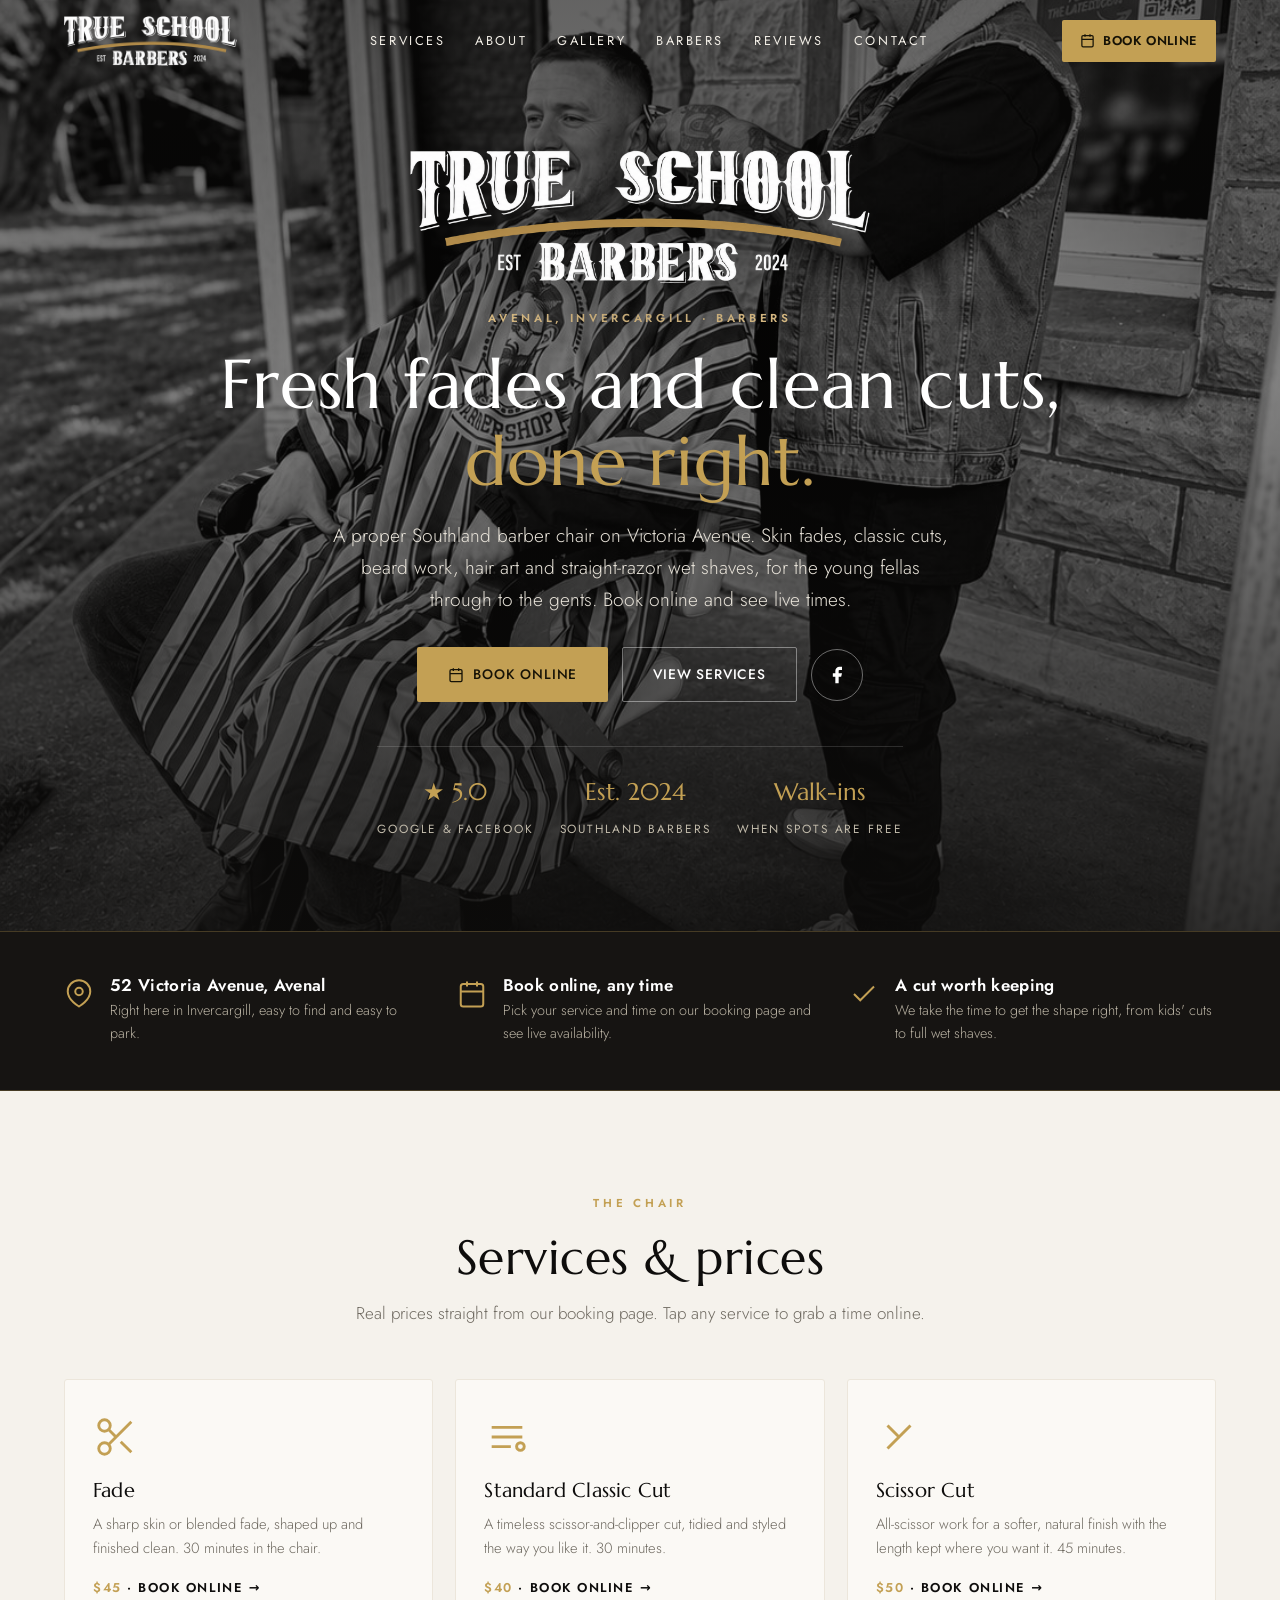
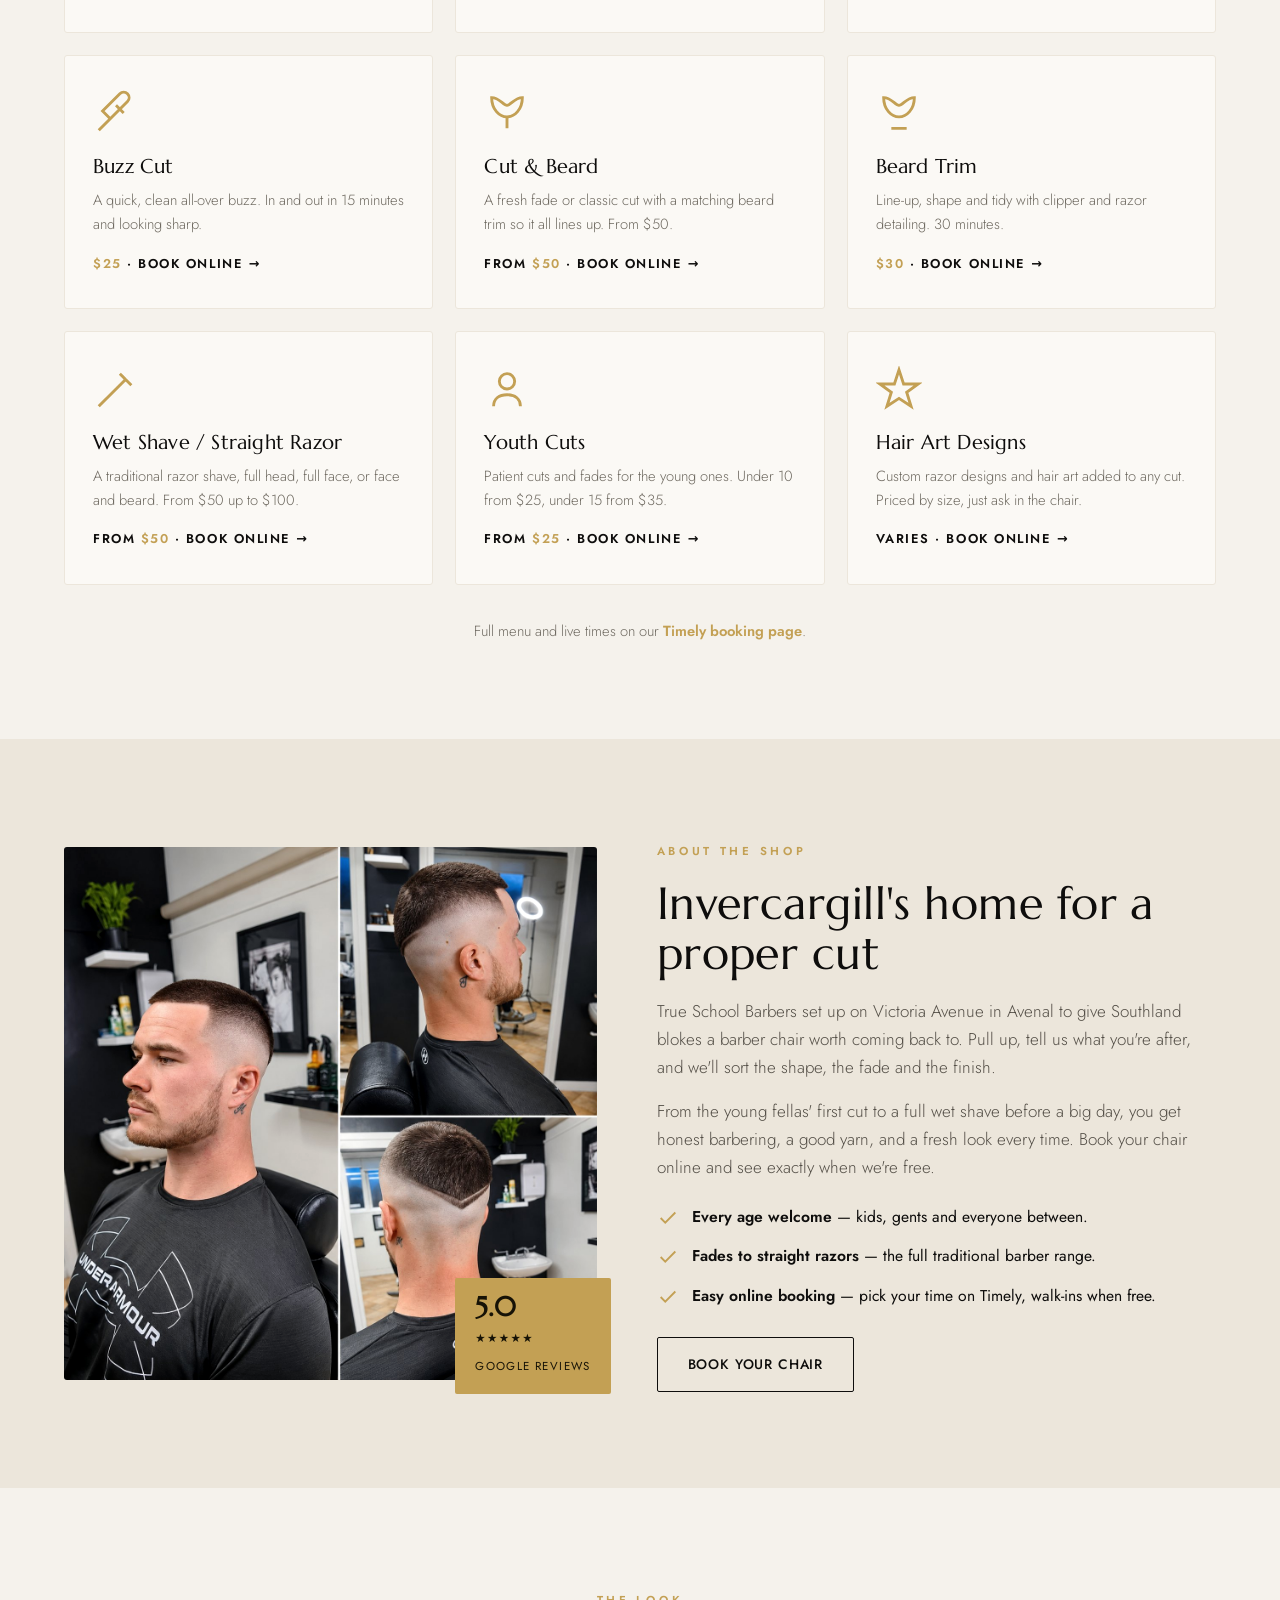
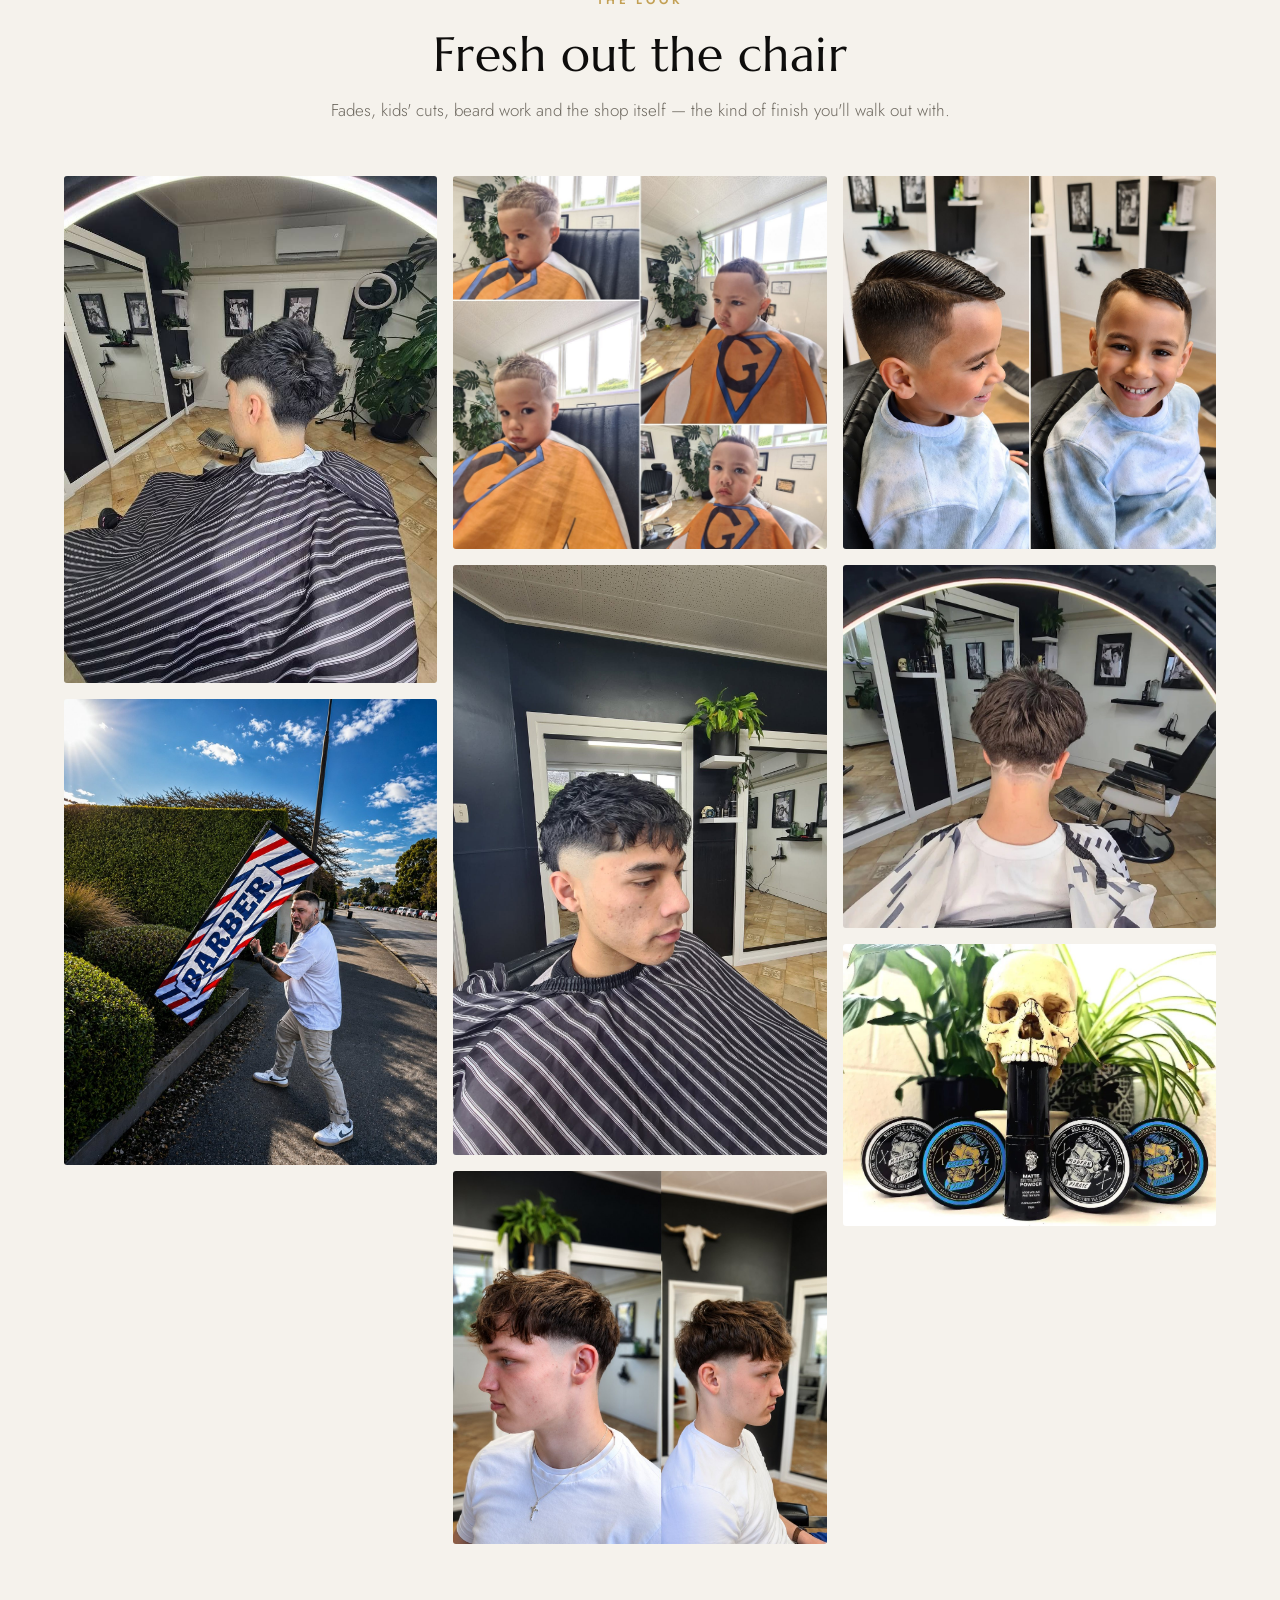
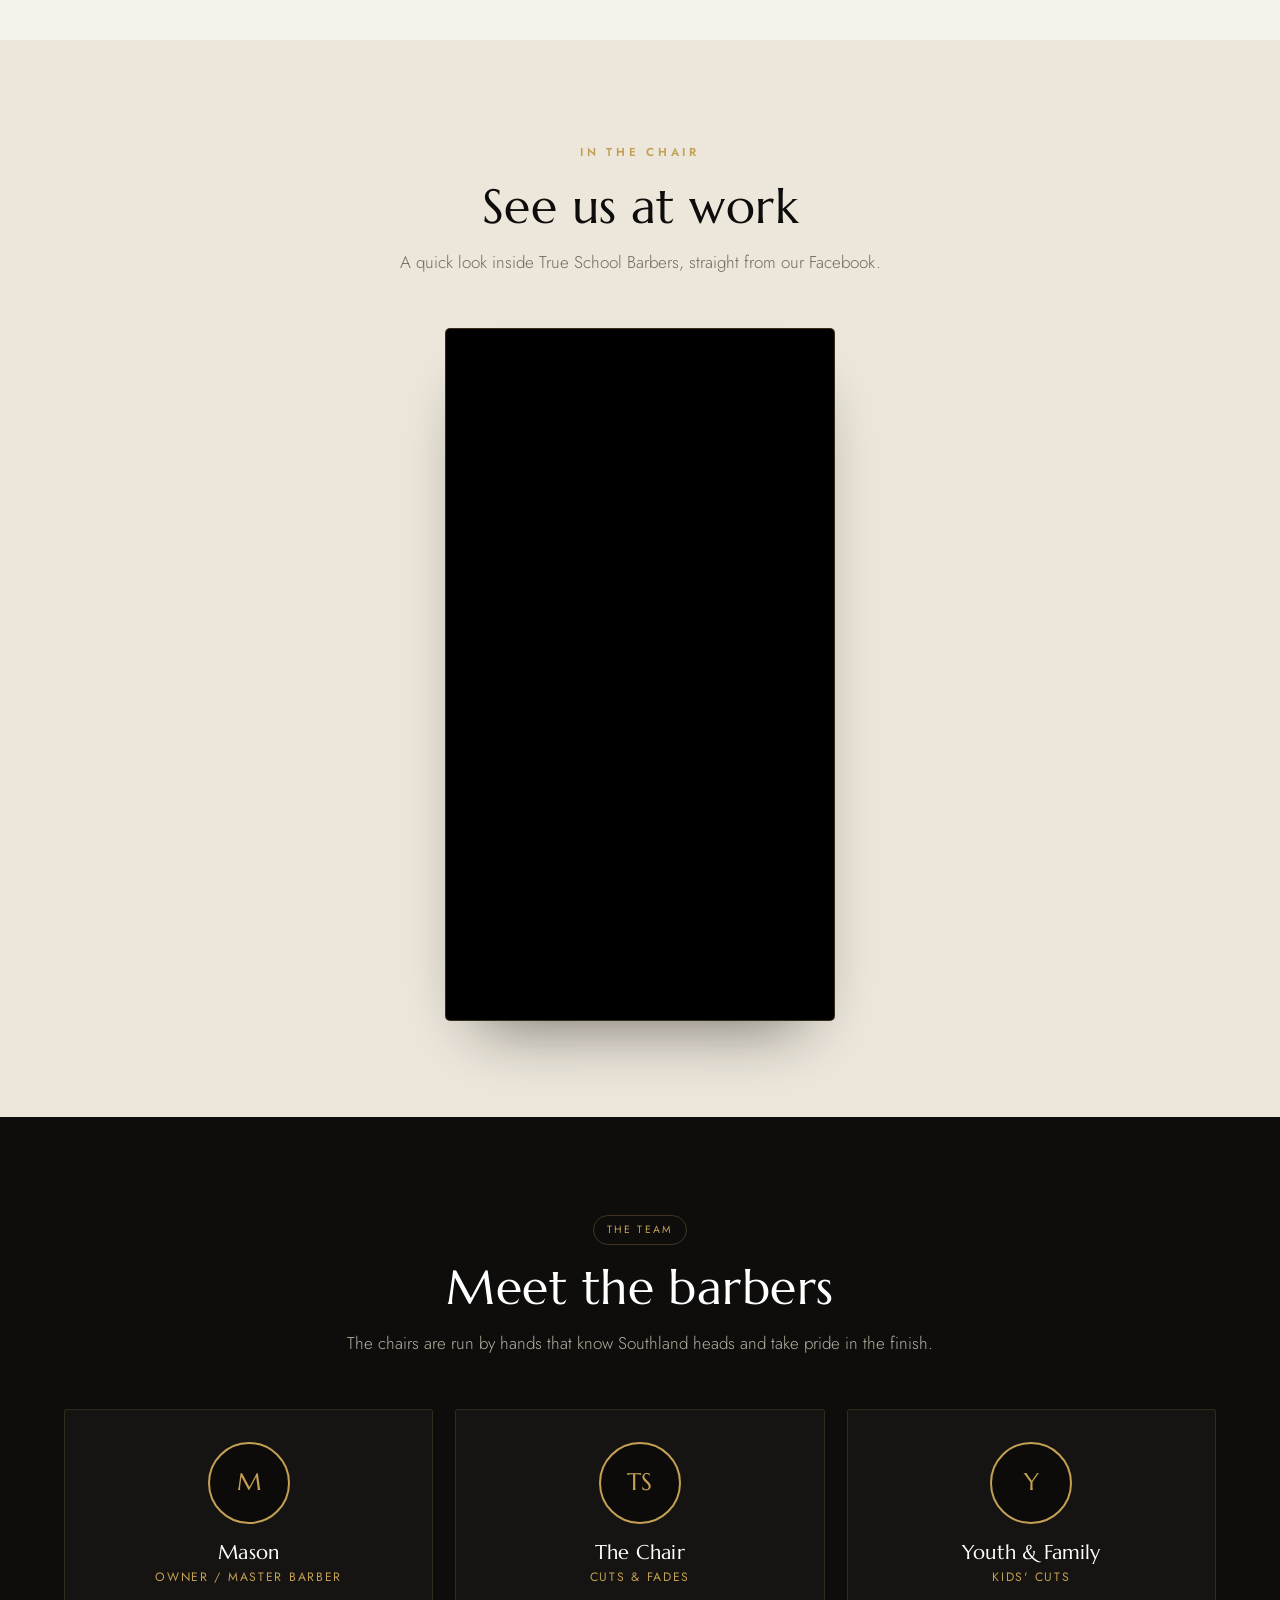
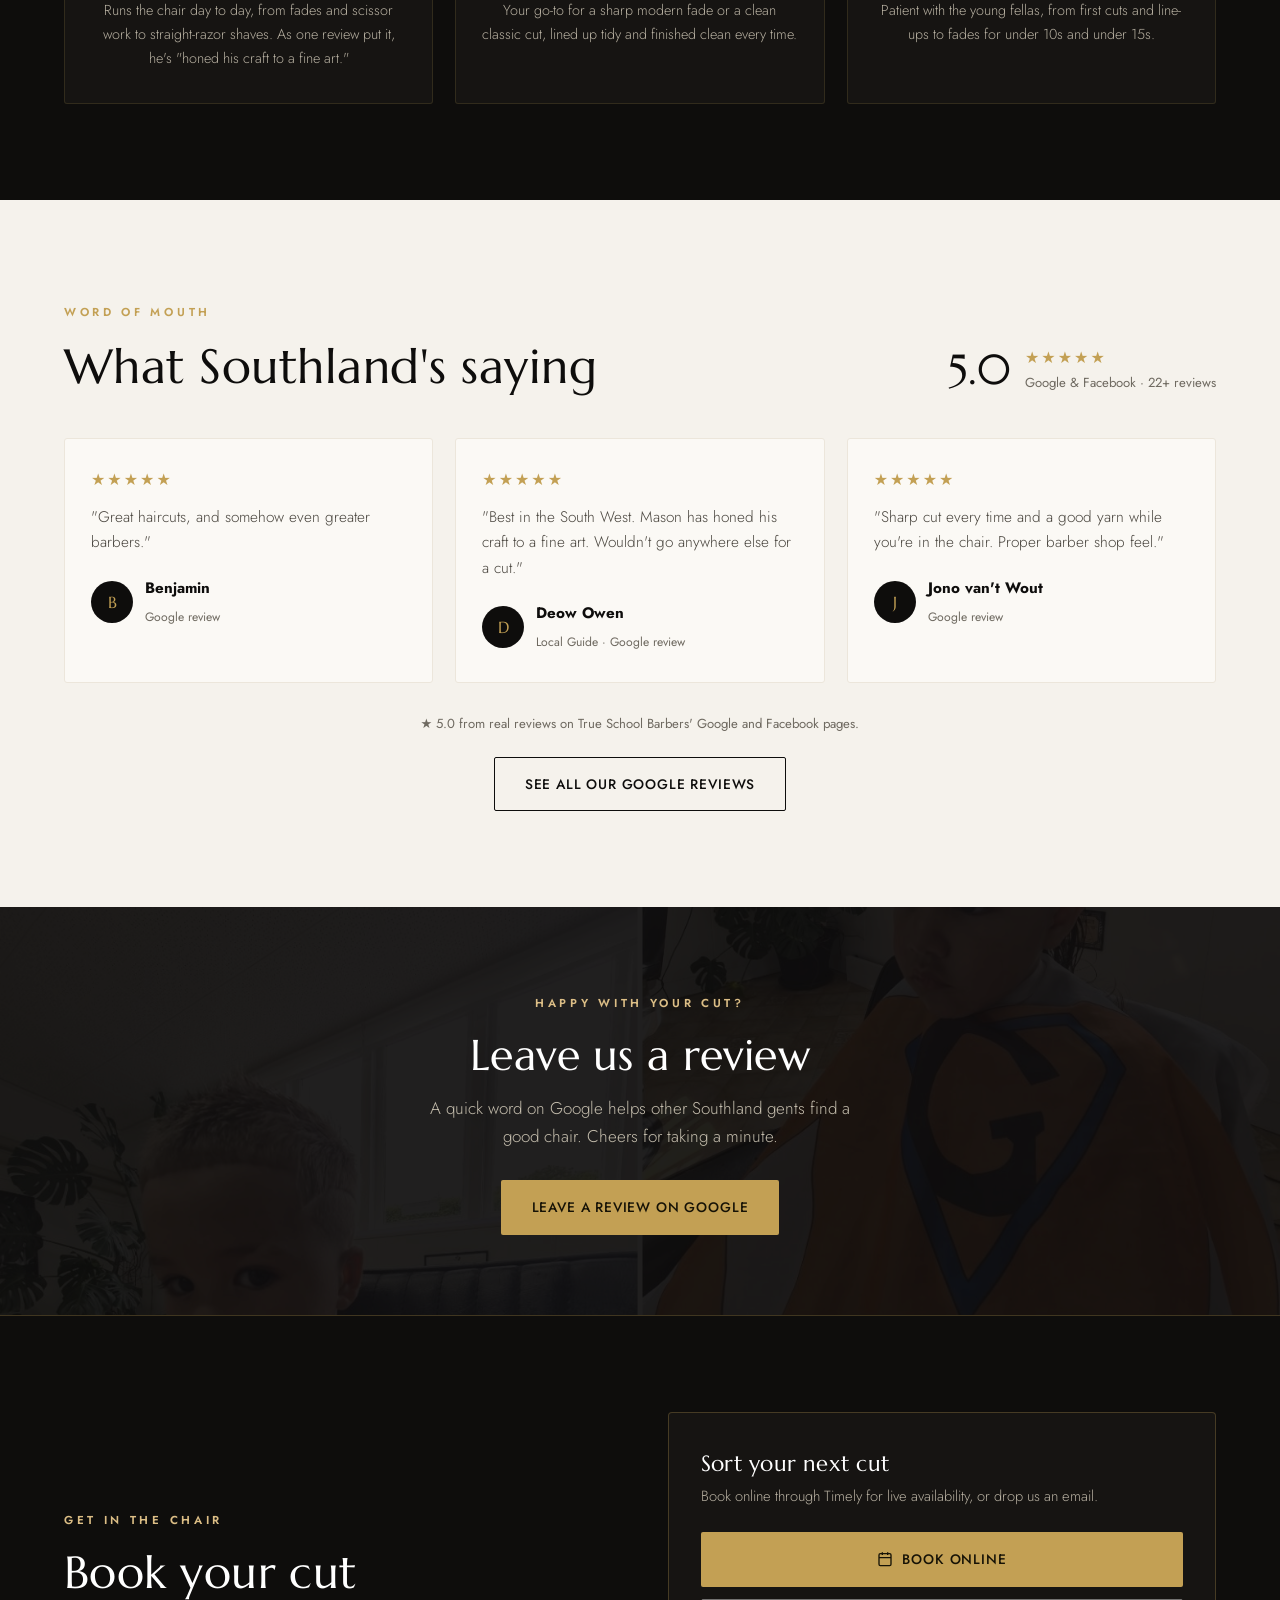
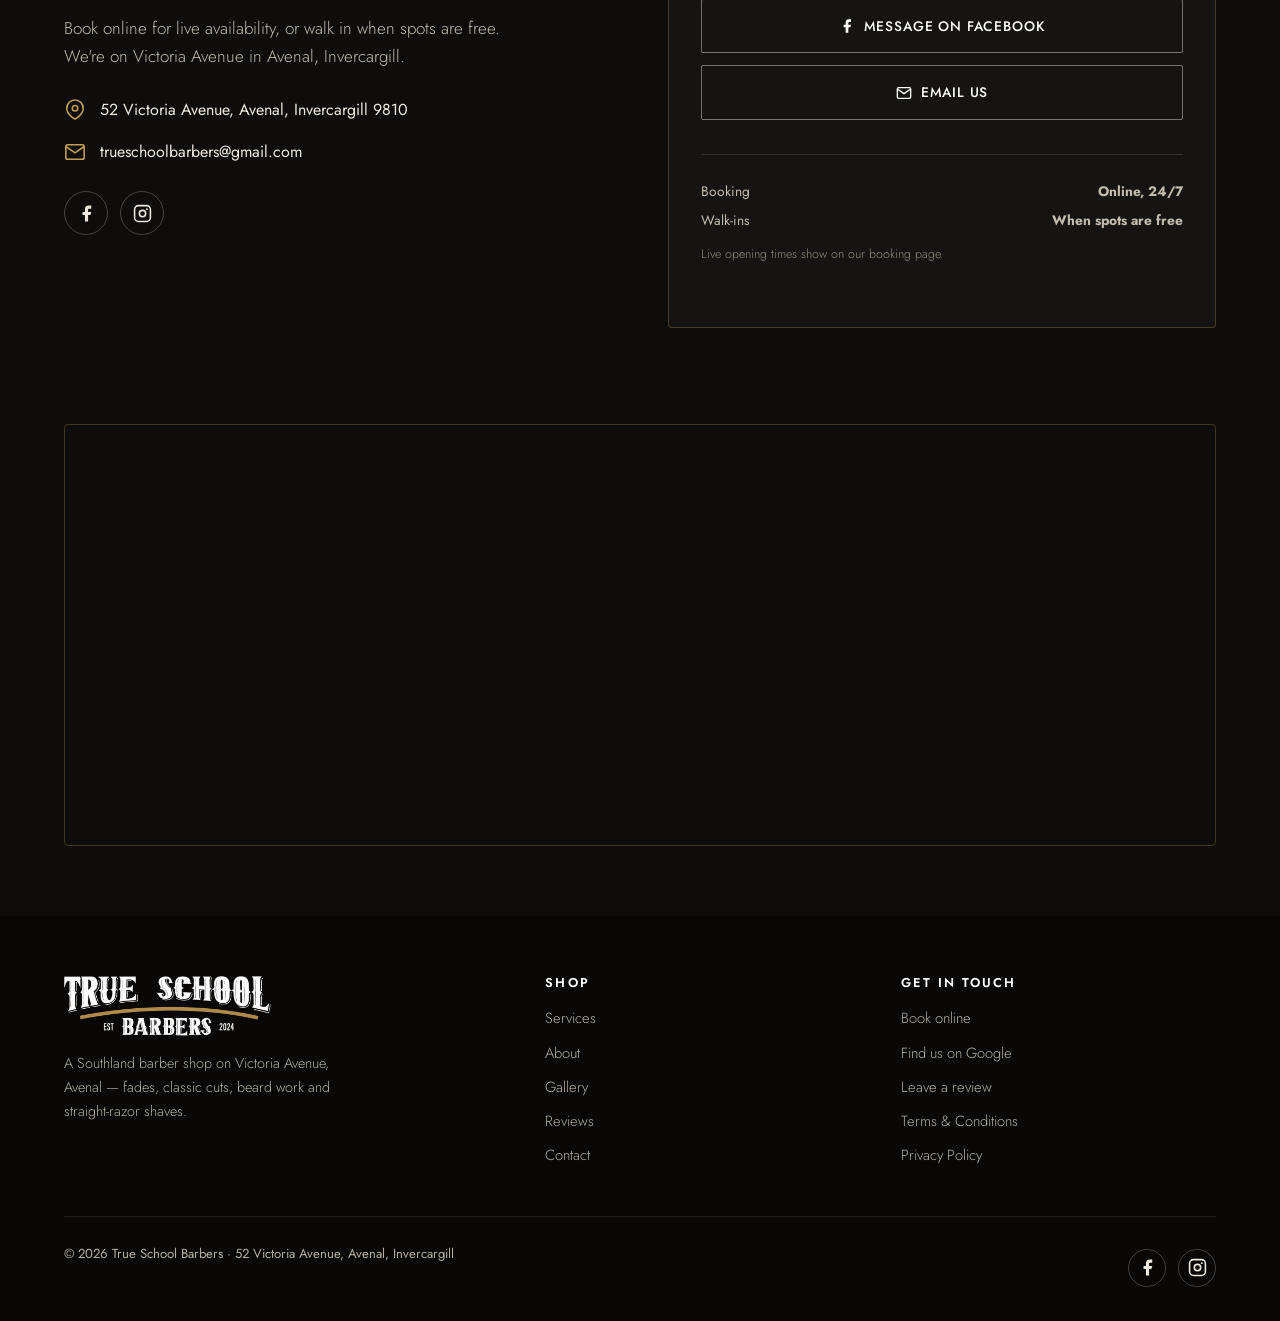
<file: index.html>
<!DOCTYPE html>
<html lang="en-NZ">
<head>
<meta charset="UTF-8">
<meta name="viewport" content="width=device-width, initial-scale=1">
<title>True School Barbers | Barber, Invercargill</title>
<meta name="description" content="Skin fades, classic cuts, beard trims, hair art and straight-razor wet shaves in Avenal, Invercargill. Book True School Barbers online or walk in.">
<link rel="icon" href="img/logo.png" type="image/png">
<meta property="og:title" content="True School Barbers | Barber, Invercargill">
<meta property="og:description" content="Fades, classic cuts and straight-razor shaves in Invercargill. Book your chair at True School Barbers.">
<meta property="og:type" content="business.business">
<meta property="og:image" content="img/hero1.jpg">
<link rel="preconnect" href="https://fonts.googleapis.com">
<link rel="preconnect" href="https://fonts.gstatic.com" crossorigin>
<link href="https://fonts.googleapis.com/css2?family=Marcellus&family=Jost:wght@300;400;500;600&display=swap" rel="stylesheet">
<style>
:root{
  --ink:#0e0d0c; --ink-2:#161412; --bone:#f5f2ec; --bone-2:#ece6db;
  --brass:#c3a054; --brass-soft:#dcbe86; --muted:#6f6a61; --line:rgba(195,160,84,.28);
  --white:#fbf9f5;
}
*{margin:0;padding:0;box-sizing:border-box}
html{scroll-behavior:smooth}
body{font-family:'Jost',system-ui,sans-serif;color:var(--ink);background:var(--bone);line-height:1.65;font-size:17px;overflow-x:hidden}
img{max-width:100%;display:block;image-orientation:from-image}
h1,h2,h3,h4,.disp{font-family:'Marcellus',Georgia,serif;font-weight:400;letter-spacing:.01em;line-height:1.12}
a{color:inherit;text-decoration:none}
.wrap{width:100%;max-width:1200px;margin:0 auto;padding:0 24px}
.eyebrow{font-size:.72rem;letter-spacing:.32em;text-transform:uppercase;color:var(--brass);font-weight:600;display:inline-block;margin-bottom:18px}
section{position:relative}
.sec-pad{padding:96px 0}
.btn{display:inline-flex;align-items:center;justify-content:center;gap:9px;min-height:52px;padding:15px 30px;border-radius:2px;font-weight:500;letter-spacing:.06em;font-size:.86rem;text-transform:uppercase;transition:.35s cubic-bezier(.2,.7,.3,1);cursor:pointer;border:1px solid transparent}
.btn-brass{background:var(--brass);color:#161206}
.btn-brass:hover{background:var(--brass-soft);transform:translateY(-2px)}
.btn-ghost{border-color:rgba(255,255,255,.4);color:#fff}
.btn-ghost:hover{border-color:var(--brass);color:var(--brass);transform:translateY(-2px)}
.btn-dark{background:var(--ink);color:#fff;border-color:var(--ink)}
.btn-dark:hover{background:#000;transform:translateY(-2px)}
.btn-outline{border-color:var(--ink);color:var(--ink)}
.btn-outline:hover{background:var(--ink);color:#fff}

/* Intro overlay */
#intro{position:fixed;inset:0;z-index:2000;background:#000;display:flex;align-items:center;justify-content:center;flex-direction:column;gap:22px;transition:opacity .8s ease,visibility .8s}
#intro .intro-logo{width:min(80vw,380px);opacity:0;transform:translateY(14px) scale(.96);animation:introUp .9s .15s forwards}
#intro .pole{width:44px;height:2px;background:var(--brass);transform:scaleX(0);transform-origin:center;animation:introLine 1s .6s forwards}
#intro .tag{color:var(--brass);letter-spacing:.34em;text-transform:uppercase;font-size:.68rem;opacity:0;animation:introFade 1s .9s forwards}
#intro.done{opacity:0;visibility:hidden}
@keyframes introUp{to{opacity:1;transform:none}}
@keyframes introFade{to{opacity:1}}
@keyframes introLine{to{transform:scaleX(1)}}

/* Nav */
header.nav{position:fixed;top:0;left:0;right:0;z-index:1000;transition:.4s;padding:16px 0;background:transparent}
header.nav.scrolled{background:rgba(14,13,12,.92);backdrop-filter:blur(10px);padding:8px 0;box-shadow:0 1px 0 var(--line)}
.nav-inner{display:flex;align-items:center;justify-content:space-between;gap:16px}
.logo{display:flex;align-items:center;gap:11px;color:#fff}
.logo-img{height:50px;width:auto;display:block;transition:height .3s}
header.nav.scrolled .logo-img{height:42px}
footer .logo-img{height:60px}
.nav-links{display:flex;align-items:center;gap:30px;flex:1 1 auto;justify-content:center}
.nav-links a.link{color:#f3efe7;font-size:.8rem;letter-spacing:.2em;text-transform:uppercase;position:relative;padding:4px 0}
.nav-links a.link::after{content:"";position:absolute;left:0;bottom:-2px;width:0;height:1px;background:var(--brass);transition:.35s}
.nav-links a.link:hover{color:var(--brass)}
.nav-links a.link:hover::after{width:100%}
.nav-call{display:inline-flex;align-items:center;gap:8px;background:var(--brass);color:#161206;padding:10px 18px;border-radius:2px;font-size:.8rem;font-weight:600;letter-spacing:.05em;text-transform:uppercase}
.nav-call:hover{background:var(--brass-soft)}
.nav-links .nav-call{display:none}
.burger{display:none;background:none;border:0;width:44px;height:44px;flex-direction:column;justify-content:center;gap:5px;cursor:pointer}
.burger span{display:block;height:2px;width:24px;background:#fff;margin:0 auto;transition:.3s}
.burger.open span:nth-child(1){transform:translateY(7px) rotate(45deg)}
.burger.open span:nth-child(2){opacity:0}
.burger.open span:nth-child(3){transform:translateY(-7px) rotate(-45deg)}

/* Hero */
.hero{position:relative;min-height:100vh;background:var(--ink);display:flex;align-items:center;overflow:hidden}
.hero-slides{position:absolute;inset:0;z-index:0}
.hero-slides .slide{position:absolute;inset:0;background-size:cover;background-position:center;opacity:0;transition:opacity 1.6s ease;filter:grayscale(1) contrast(1.06) brightness(.8)}
.hero-slides .slide.active{opacity:1}
.hero-scrim{position:absolute;inset:0;z-index:1;background:linear-gradient(180deg,rgba(14,13,12,.55) 0%,rgba(14,13,12,.38) 42%,rgba(14,13,12,.82) 100%)}
.hero-inner{position:relative;z-index:2;padding:150px 0 90px;color:#fff;text-align:center;max-width:900px;margin:0 auto;display:flex;flex-direction:column;align-items:center}
.hero-inner .eyebrow{color:var(--brass-soft)}
.hero-logo{width:min(460px,84vw);margin-bottom:26px;filter:drop-shadow(0 18px 40px rgba(0,0,0,.6))}
.hero h1{font-size:clamp(2.2rem,6vw,4.3rem);color:#fff;max-width:18ch;margin:0 auto 20px}
.hero h1 em{font-style:normal;color:var(--brass)}
.hero p.lead{font-size:clamp(1rem,2.4vw,1.2rem);max-width:56ch;color:#e7e2d8;font-weight:300;margin:0 auto 32px}
.hero-cta{display:flex;flex-wrap:wrap;gap:14px;align-items:center;justify-content:center}
.hero-fb{width:52px;height:52px;border:1px solid rgba(255,255,255,.4);border-radius:50%;display:inline-flex;align-items:center;justify-content:center;color:#fff;transition:.35s;flex:none}
.hero-fb:hover{background:var(--brass);color:#161206;border-color:var(--brass);transform:translateY(-2px)}
.hero-fb svg{width:20px;height:20px}
.hero-meta{display:flex;flex-wrap:wrap;gap:26px;margin-top:44px;padding-top:26px;border-top:1px solid rgba(255,255,255,.14);justify-content:center}
.hero-meta div{color:#efe9dd}
.hero-meta .n{font-family:'Marcellus',serif;font-size:1.5rem;color:var(--brass)}
.hero-meta .l{font-size:.74rem;letter-spacing:.16em;text-transform:uppercase;color:#c3bcac}

/* Trust strip */
.trust{background:var(--ink-2);color:#f2ece0;border-top:1px solid var(--line);border-bottom:1px solid var(--line)}
.trust .grid{display:grid;grid-template-columns:repeat(3,1fr);gap:26px;padding:44px 0}
.trust .item{display:flex;gap:16px;align-items:flex-start}
.trust .item svg{width:30px;height:30px;color:var(--brass);flex:none;margin-top:3px}
.trust .item h4{font-size:1.06rem;color:#fff;margin-bottom:4px;font-family:'Jost',sans-serif;font-weight:600;letter-spacing:.02em}
.trust .item p{font-size:.9rem;color:#b9b2a3;font-weight:300}

/* Section heading */
.sec-head{max-width:640px;margin-bottom:52px}
.sec-head.center{margin:0 auto 52px;text-align:center}
.sec-head h2{font-size:clamp(1.9rem,4.6vw,3rem)}
.sec-head p{color:var(--muted);margin-top:14px;font-weight:300}

/* Services */
.svc-grid{display:grid;grid-template-columns:repeat(3,1fr);gap:22px}
.svc{background:var(--white);border:1px solid var(--bone-2);border-radius:3px;padding:34px 28px;transition:.4s;position:relative;overflow:hidden}
.svc::before{content:"";position:absolute;left:0;top:0;height:3px;width:0;background:var(--brass);transition:.4s}
.svc:hover{transform:translateY(-6px);box-shadow:0 26px 50px -30px rgba(14,13,12,.4);border-color:var(--line)}
.svc:hover::before{width:100%}
.svc .ic{width:46px;height:46px;color:var(--brass);margin-bottom:20px}
.svc .ic svg{width:100%;height:100%}
.svc h3{font-size:1.24rem;margin-bottom:10px}
.svc p{font-size:.92rem;color:var(--muted);font-weight:300}
.svc .price{margin-top:16px;font-size:.8rem;letter-spacing:.12em;text-transform:uppercase;color:var(--ink);font-weight:600}
.svc .price span{color:var(--brass)}
.svc-note{text-align:center;margin-top:34px;font-size:.92rem;color:var(--muted);font-weight:300}

/* About */
.about{background:var(--bone-2)}
.about .split{display:grid;grid-template-columns:1fr 1.05fr;gap:60px;align-items:center}
.about-img{position:relative}
.about-img img{width:100%;height:auto;aspect-ratio:1/1;object-fit:cover;border-radius:3px;filter:saturate(.9) contrast(1.04)}
.about-img .tag{position:absolute;right:-14px;bottom:-14px;background:var(--brass);color:#161206;padding:16px 20px;border-radius:2px;max-width:190px}
.about-img .tag b{font-family:'Marcellus',serif;font-size:1.7rem;display:block;line-height:1}
.about-img .tag span{font-size:.72rem;letter-spacing:.12em;text-transform:uppercase}
.about-copy h2{font-size:clamp(1.9rem,4.4vw,2.8rem);margin-bottom:18px}
.about-copy p{color:#544f47;margin-bottom:16px;font-weight:300}
.checklist{list-style:none;margin-top:22px;display:grid;gap:14px}
.checklist li{display:flex;gap:13px;align-items:flex-start;font-size:.98rem}
.checklist li svg{width:22px;height:22px;color:var(--brass);flex:none;margin-top:3px}
.checklist li b{font-weight:600}

/* Gallery */
.gallery-grid{columns:3;column-gap:16px}
.gallery-grid img{width:100%;height:auto;border-radius:3px;margin-bottom:16px;break-inside:avoid;transition:.5s;cursor:zoom-in}
.gallery-grid img:hover{transform:scale(1.01);box-shadow:0 20px 40px -24px rgba(14,13,12,.5)}

/* Video */
.video{background:var(--bone-2)}
.video-wrap{max-width:390px;margin:0 auto;aspect-ratio:9/16;border-radius:5px;overflow:hidden;background:#000;border:1px solid var(--line);box-shadow:0 34px 64px -34px rgba(14,13,12,.6)}
.video-wrap iframe{width:100%;height:100%;border:0;display:block}

/* Crew */
.crew{background:var(--ink);color:#fff}
.crew .sec-head h2{color:#fff}
.crew .sec-head p{color:#b6afa0}
.badge{display:inline-block;font-size:.66rem;letter-spacing:.2em;text-transform:uppercase;color:var(--brass);border:1px solid var(--line);border-radius:40px;padding:5px 13px;margin-bottom:16px}
.crew-grid{display:grid;grid-template-columns:repeat(3,1fr);gap:22px}
.crew-card{background:var(--ink-2);border:1px solid rgba(195,160,84,.16);border-radius:3px;padding:32px 26px;text-align:center;transition:.4s}
.crew-card:hover{transform:translateY(-6px);border-color:var(--brass)}
.avatar{width:82px;height:82px;border-radius:50%;background:#0c0b0a;border:2px solid var(--brass);display:flex;align-items:center;justify-content:center;margin:0 auto 18px;font-family:'Marcellus',serif;font-size:1.5rem;color:var(--brass)}
.crew-card h3{font-size:1.22rem;color:#fff;margin-bottom:4px}
.crew-card .role{color:var(--brass);font-size:.76rem;letter-spacing:.14em;text-transform:uppercase;margin-bottom:12px}
.crew-card p{font-size:.9rem;color:#b6afa0;font-weight:300}

/* Reviews */
.reviews{background:var(--bone)}
.rev-top{display:flex;flex-wrap:wrap;justify-content:space-between;align-items:flex-end;gap:20px;margin-bottom:44px}
.rev-score{display:flex;align-items:center;gap:14px}
.rev-score .num{font-family:'Marcellus',serif;font-size:2.6rem;line-height:1}
.rev-score .g{font-size:.82rem;color:var(--muted)}
.stars{color:var(--brass);letter-spacing:2px;font-size:1rem}
.rev-grid{display:grid;grid-template-columns:repeat(3,1fr);gap:22px}
.rev-card{background:var(--white);border:1px solid var(--bone-2);border-radius:3px;padding:28px 26px;transition:.4s}
.rev-card:hover{box-shadow:0 22px 44px -30px rgba(14,13,12,.4);transform:translateY(-4px)}
.rev-card .stars{margin-bottom:12px}
.rev-card p.text{font-size:.96rem;color:#4a463f;font-weight:300;margin-bottom:20px}
.rev-card .who{display:flex;align-items:center;gap:12px}
.rev-card .who .in{width:42px;height:42px;border-radius:50%;background:var(--ink);color:var(--brass);display:flex;align-items:center;justify-content:center;font-family:'Marcellus',serif;font-size:1rem}
.rev-card .who b{font-size:.95rem;display:block}
.rev-card .who span{font-size:.76rem;color:var(--muted)}
.rev-note{text-align:center;margin-top:30px;font-size:.82rem;color:var(--muted)}

/* Review banner */
.rev-banner{background:var(--ink);color:#fff;text-align:center;padding:80px 0;position:relative}
.rev-banner::after{content:"";position:absolute;inset:0;background:url(img/g4.jpg) center/cover;opacity:.08}
.rev-banner .in{position:relative;z-index:1}
.rev-banner h2{font-size:clamp(1.8rem,4.2vw,2.7rem);margin-bottom:14px}
.rev-banner p{color:#c3bcac;max-width:46ch;margin:0 auto 30px;font-weight:300}

/* Contact */
.contact{background:var(--ink);color:#fff;border-top:1px solid var(--line)}
.contact .split{display:grid;grid-template-columns:1fr 1fr;gap:56px;align-items:center}
.contact .eyebrow{color:var(--brass-soft)}
.contact h2{font-size:clamp(1.9rem,4.4vw,2.8rem);color:#fff;margin-bottom:16px}
.contact p.sub{color:#c3bcac;font-weight:300;margin-bottom:26px;max-width:44ch}
.cinfo{display:grid;gap:16px;margin-bottom:26px}
.cinfo a,.cinfo div{display:flex;gap:14px;align-items:center;color:#efe9dd;font-size:1rem}
.cinfo svg{width:22px;height:22px;color:var(--brass);flex:none}
.socials{display:flex;gap:12px;margin-top:6px}
.socials a{width:44px;height:44px;border:1px solid rgba(255,255,255,.22);border-radius:50%;display:flex;align-items:center;justify-content:center;color:#efe9dd;transition:.35s}
.socials a:hover{background:var(--brass);color:#161206;border-color:var(--brass);transform:translateY(-3px)}
.socials svg{width:19px;height:19px}
.contact-card{background:var(--ink-2);border:1px solid var(--line);border-radius:4px;padding:38px 32px}
.contact-card h3{font-family:'Marcellus',serif;font-size:1.4rem;margin-bottom:8px;color:#fff}
.contact-card p{color:#b6afa0;font-size:.92rem;font-weight:300;margin-bottom:24px}
.contact-card .btn{width:100%;margin-bottom:12px}
.contact-card .hours{margin-top:22px;padding-top:22px;border-top:1px solid rgba(255,255,255,.12);font-size:.86rem;color:#c3bcac}
.contact-card .hours .row{display:flex;justify-content:space-between;padding:3px 0}

/* Map */
.map-sec{background:var(--ink);padding-bottom:70px}
.map-wrap{border-radius:4px;overflow:hidden;border:1px solid var(--line);line-height:0}
.map-wrap iframe{width:100%;height:420px;border:0;filter:grayscale(.3) contrast(1.05)}

/* Footer */
footer{background:#090807;color:#b6afa0;padding:60px 0 34px}
.foot-grid{display:grid;grid-template-columns:1.4fr 1fr 1fr;gap:40px;padding-bottom:38px;border-bottom:1px solid rgba(255,255,255,.09)}
.foot-brand .logo{margin-bottom:16px}
.foot-brand p{font-size:.9rem;font-weight:300;max-width:34ch}
.foot-col h4{color:#fff;font-family:'Jost',sans-serif;font-weight:600;font-size:.8rem;letter-spacing:.16em;text-transform:uppercase;margin-bottom:16px}
.foot-col a{display:block;font-size:.92rem;margin-bottom:10px;font-weight:300;transition:.3s}
.foot-col a:hover{color:var(--brass)}
.foot-bottom{display:flex;flex-wrap:wrap;justify-content:space-between;gap:14px;padding-top:26px;font-size:.82rem}
.foot-bottom .socials a{width:38px;height:38px}

.reveal{opacity:0;transform:translateY(26px);transition:.8s cubic-bezier(.2,.7,.3,1)}
.reveal.in{opacity:1;transform:none}

@media(max-width:900px){
  .svc-grid,.crew-grid,.rev-grid{grid-template-columns:1fr 1fr}
  .about .split,.contact .split{grid-template-columns:1fr;gap:40px}
  .about-img .tag{right:14px}
  .gallery-grid{columns:2}
  .foot-grid{grid-template-columns:1fr 1fr}
  .nav-links{flex:none}
}
@media(max-width:640px){
  body{font-size:16px}
  .sec-pad{padding:66px 0}
  .nav-links{position:fixed;top:0;right:0;height:100dvh;width:min(80vw,320px);background:var(--ink);flex-direction:column;justify-content:center;gap:26px;transform:translateX(100%);transition:.4s;box-shadow:-20px 0 60px rgba(0,0,0,.5);padding:40px}
  .nav-links.open{transform:none}
  .nav-links a.link{font-size:1.05rem}
  .burger{display:flex}
  .nav-call.desk{display:none}
  .nav-links .nav-call{display:inline-flex}
  .svc-grid,.crew-grid,.rev-grid,.foot-grid{grid-template-columns:1fr}
  .gallery-grid{columns:2;column-gap:12px}
  .trust .grid{grid-template-columns:1fr;gap:24px;padding:36px 0}
  .hero-meta{gap:20px}
  .hero-cta .btn{flex:1 1 100%}
  .about-img .tag{position:static;margin-top:14px;max-width:none;display:inline-flex;gap:14px;align-items:center}
  .about-img .tag b{font-size:1.4rem}
}
@media(prefers-reduced-motion:reduce){
  .hero-slides .slide{transition:none}
  .reveal{opacity:1;transform:none;transition:none}
  #intro .intro-logo,#intro .pole,#intro .tag{animation:none;opacity:1;transform:none}
}
</style>
</head>
<body>

<div id="intro" aria-hidden="true">
  <img class="intro-logo" src="img/logo.png" alt="True School Barbers">
  <div class="pole"></div>
  <div class="tag">Invercargill · Est. 2024</div>
</div>

<header class="nav" id="nav">
  <div class="wrap nav-inner">
    <a href="#top" class="logo" aria-label="True School Barbers home">
      <img src="img/logo.png" alt="True School Barbers" class="logo-img">
    </a>
    <nav class="nav-links" id="menu">
      <a class="link" href="#services">Services</a>
      <a class="link" href="#about">About</a>
      <a class="link" href="#gallery">Gallery</a>
      <a class="link" href="#crew">Barbers</a>
      <a class="link" href="#reviews">Reviews</a>
      <a class="link" href="#contact">Contact</a>
      <a class="nav-call" href="https://bookings.gettimely.com/trueschoolbarbers/book" target="_blank" rel="noopener" style="margin-top:8px">Book online</a>
    </nav>
    <a class="nav-call desk" href="https://bookings.gettimely.com/trueschoolbarbers/book" target="_blank" rel="noopener">
      <svg width="15" height="15" viewBox="0 0 24 24" fill="none" stroke="currentColor" stroke-width="2"><rect x="3" y="4" width="18" height="18" rx="2"/><path d="M16 2v4M8 2v4M3 10h18"/></svg>
      Book online
    </a>
    <button class="burger" id="burger" aria-label="Menu" aria-expanded="false"><span></span><span></span><span></span></button>
  </div>
</header>

<main id="top">

<!-- HERO -->
<section class="hero" id="hero">
  <div class="hero-slides" id="slides">
    <div class="slide active" style="background-image:url(img/hero1.jpg)"></div>
    <div class="slide" data-bg="img/hero2.jpg"></div>
    <div class="slide" data-bg="img/hero3.jpg"></div>
  </div>
  <div class="hero-scrim"></div>
  <div class="wrap hero-inner">
    <img class="hero-logo" src="img/logo.png" alt="True School Barbers, Invercargill">
    <span class="eyebrow">Avenal, Invercargill · Barbers</span>
    <h1>Fresh fades and clean cuts, <em>done right.</em></h1>
    <p class="lead">A proper Southland barber chair on Victoria Avenue. Skin fades, classic cuts, beard work, hair art and straight-razor wet shaves, for the young fellas through to the gents. Book online and see live times.</p>
    <div class="hero-cta">
      <a class="btn btn-brass" href="https://bookings.gettimely.com/trueschoolbarbers/book" target="_blank" rel="noopener">
        <svg width="16" height="16" viewBox="0 0 24 24" fill="none" stroke="currentColor" stroke-width="2"><rect x="3" y="4" width="18" height="18" rx="2"/><path d="M16 2v4M8 2v4M3 10h18"/></svg>
        Book online
      </a>
      <a class="btn btn-ghost" href="#services">View services</a>
      <a class="hero-fb" href="https://www.facebook.com/p/True-School-Barbers-61563600298097/" target="_blank" rel="noopener" aria-label="True School Barbers on Facebook">
        <svg viewBox="0 0 24 24" fill="currentColor"><path d="M18 2h-3a5 5 0 0 0-5 5v3H7v4h3v8h4v-8h3l1-4h-4V7a1 1 0 0 1 1-1h3z"/></svg>
      </a>
    </div>
    <div class="hero-meta">
      <div><span class="n">★ 5.0</span><br><span class="l">Google &amp; Facebook</span></div>
      <div><span class="n">Est. 2024</span><br><span class="l">Southland barbers</span></div>
      <div><span class="n">Walk-ins</span><br><span class="l">When spots are free</span></div>
    </div>
  </div>
</section>

<!-- TRUST -->
<section class="trust">
  <div class="wrap">
    <div class="grid">
      <div class="item reveal">
        <svg viewBox="0 0 24 24" fill="none" stroke="currentColor" stroke-width="1.6"><path d="M21 10c0 7-9 12-9 12s-9-5-9-12a9 9 0 0 1 18 0z"/><circle cx="12" cy="10" r="3"/></svg>
        <div><h4>52 Victoria Avenue, Avenal</h4><p>Right here in Invercargill, easy to find and easy to park.</p></div>
      </div>
      <div class="item reveal">
        <svg viewBox="0 0 24 24" fill="none" stroke="currentColor" stroke-width="1.6"><rect x="3" y="4" width="18" height="18" rx="2"/><path d="M16 2v4M8 2v4M3 10h18"/></svg>
        <div><h4>Book online, any time</h4><p>Pick your service and time on our booking page and see live availability.</p></div>
      </div>
      <div class="item reveal">
        <svg viewBox="0 0 24 24" fill="none" stroke="currentColor" stroke-width="1.6"><path d="M20 6L9 17l-5-5"/></svg>
        <div><h4>A cut worth keeping</h4><p>We take the time to get the shape right, from kids' cuts to full wet shaves.</p></div>
      </div>
    </div>
  </div>
</section>

<!-- SERVICES -->
<section class="sec-pad" id="services">
  <div class="wrap">
    <div class="sec-head center reveal">
      <span class="eyebrow">The Chair</span>
      <h2>Services &amp; prices</h2>
      <p>Real prices straight from our booking page. Tap any service to grab a time online.</p>
    </div>
    <div class="svc-grid">
      <a class="svc reveal" href="https://bookings.gettimely.com/trueschoolbarbers/book" target="_blank" rel="noopener">
        <div class="ic"><svg viewBox="0 0 24 24" fill="none" stroke="currentColor" stroke-width="1.5"><circle cx="6" cy="6" r="3"/><circle cx="6" cy="18" r="3"/><path d="M20 4L8.12 15.88M14.47 14.48L20 20M8.12 8.12L12 12"/></svg></div>
        <h3>Fade</h3>
        <p>A sharp skin or blended fade, shaped up and finished clean. 30 minutes in the chair.</p>
        <div class="price"><span>$45</span> · Book online →</div>
      </a>
      <a class="svc reveal" href="https://bookings.gettimely.com/trueschoolbarbers/book" target="_blank" rel="noopener">
        <div class="ic"><svg viewBox="0 0 24 24" fill="none" stroke="currentColor" stroke-width="1.5"><path d="M4 7h16M4 12h16M4 17h10"/><circle cx="19" cy="17" r="2"/></svg></div>
        <h3>Standard Classic Cut</h3>
        <p>A timeless scissor-and-clipper cut, tidied and styled the way you like it. 30 minutes.</p>
        <div class="price"><span>$40</span> · Book online →</div>
      </a>
      <a class="svc reveal" href="https://bookings.gettimely.com/trueschoolbarbers/book" target="_blank" rel="noopener">
        <div class="ic"><svg viewBox="0 0 24 24" fill="none" stroke="currentColor" stroke-width="1.5"><path d="M6 6l6 6 6-6M6 18l6-6"/></svg></div>
        <h3>Scissor Cut</h3>
        <p>All-scissor work for a softer, natural finish with the length kept where you want it. 45 minutes.</p>
        <div class="price"><span>$50</span> · Book online →</div>
      </a>
      <a class="svc reveal" href="https://bookings.gettimely.com/trueschoolbarbers/book" target="_blank" rel="noopener">
        <div class="ic"><svg viewBox="0 0 24 24" fill="none" stroke="currentColor" stroke-width="1.5"><path d="M3 21l6-6M9 15l9-9a2.8 2.8 0 0 0-4-4L5 11z"/><path d="M12 8l4 4"/></svg></div>
        <h3>Buzz Cut</h3>
        <p>A quick, clean all-over buzz. In and out in 15 minutes and looking sharp.</p>
        <div class="price"><span>$25</span> · Book online →</div>
      </a>
      <a class="svc reveal" href="https://bookings.gettimely.com/trueschoolbarbers/book" target="_blank" rel="noopener">
        <div class="ic"><svg viewBox="0 0 24 24" fill="none" stroke="currentColor" stroke-width="1.5"><path d="M4 4c4 0 6 4 8 4s4-4 8-4c0 6-4 10-8 10S4 10 4 4z"/><path d="M12 14v6"/></svg></div>
        <h3>Cut &amp; Beard</h3>
        <p>A fresh fade or classic cut with a matching beard trim so it all lines up. From $50.</p>
        <div class="price">From <span>$50</span> · Book online →</div>
      </a>
      <a class="svc reveal" href="https://bookings.gettimely.com/trueschoolbarbers/book" target="_blank" rel="noopener">
        <div class="ic"><svg viewBox="0 0 24 24" fill="none" stroke="currentColor" stroke-width="1.5"><path d="M4 4c4 0 6 4 8 4s4-4 8-4c0 6-4 10-8 10S4 10 4 4z"/><path d="M8 20h8"/></svg></div>
        <h3>Beard Trim</h3>
        <p>Line-up, shape and tidy with clipper and razor detailing. 30 minutes.</p>
        <div class="price"><span>$30</span> · Book online →</div>
      </a>
      <a class="svc reveal" href="https://bookings.gettimely.com/trueschoolbarbers/book" target="_blank" rel="noopener">
        <div class="ic"><svg viewBox="0 0 24 24" fill="none" stroke="currentColor" stroke-width="1.5"><path d="M3 21l14-14M14 4l6 6M17 7l-2-2"/></svg></div>
        <h3>Wet Shave / Straight Razor</h3>
        <p>A traditional razor shave, full head, full face, or face and beard. From $50 up to $100.</p>
        <div class="price">From <span>$50</span> · Book online →</div>
      </a>
      <a class="svc reveal" href="https://bookings.gettimely.com/trueschoolbarbers/book" target="_blank" rel="noopener">
        <div class="ic"><svg viewBox="0 0 24 24" fill="none" stroke="currentColor" stroke-width="1.5"><circle cx="12" cy="8" r="4"/><path d="M5 21c0-4 3-6 7-6s7 2 7 6"/></svg></div>
        <h3>Youth Cuts</h3>
        <p>Patient cuts and fades for the young ones. Under 10 from $25, under 15 from $35.</p>
        <div class="price">From <span>$25</span> · Book online →</div>
      </a>
      <a class="svc reveal" href="https://bookings.gettimely.com/trueschoolbarbers/book" target="_blank" rel="noopener">
        <div class="ic"><svg viewBox="0 0 24 24" fill="none" stroke="currentColor" stroke-width="1.5"><path d="M12 2l2.4 7.4H22l-6 4.3 2.3 7.3L12 16.9 5.7 21l2.3-7.3-6-4.3h7.6z"/></svg></div>
        <h3>Hair Art Designs</h3>
        <p>Custom razor designs and hair art added to any cut. Priced by size, just ask in the chair.</p>
        <div class="price">Varies · Book online →</div>
      </a>
    </div>
    <p class="svc-note">Full menu and live times on our <a href="https://bookings.gettimely.com/trueschoolbarbers/book" target="_blank" rel="noopener" style="color:var(--brass);font-weight:600">Timely booking page</a>.</p>
  </div>
</section>

<!-- ABOUT -->
<section class="about sec-pad" id="about">
  <div class="wrap">
    <div class="split">
      <div class="about-img reveal">
        <img src="img/about.jpg" alt="Barber working on a fresh fade at True School Barbers in Invercargill" width="1254" height="1254" loading="lazy">
        <div class="tag"><b>5.0</b><span>★★★★★<br>Google reviews</span></div>
      </div>
      <div class="about-copy reveal">
        <span class="eyebrow">About the shop</span>
        <h2>Invercargill's home for a proper cut</h2>
        <p>True School Barbers set up on Victoria Avenue in Avenal to give Southland blokes a barber chair worth coming back to. Pull up, tell us what you're after, and we'll sort the shape, the fade and the finish.</p>
        <p>From the young fellas' first cut to a full wet shave before a big day, you get honest barbering, a good yarn, and a fresh look every time. Book your chair online and see exactly when we're free.</p>
        <ul class="checklist">
          <li><svg viewBox="0 0 24 24" fill="none" stroke="currentColor" stroke-width="2"><path d="M20 6L9 17l-5-5"/></svg><span><b>Every age welcome</b> — kids, gents and everyone between.</span></li>
          <li><svg viewBox="0 0 24 24" fill="none" stroke="currentColor" stroke-width="2"><path d="M20 6L9 17l-5-5"/></svg><span><b>Fades to straight razors</b> — the full traditional barber range.</span></li>
          <li><svg viewBox="0 0 24 24" fill="none" stroke="currentColor" stroke-width="2"><path d="M20 6L9 17l-5-5"/></svg><span><b>Easy online booking</b> — pick your time on Timely, walk-ins when free.</span></li>
        </ul>
        <a class="btn btn-outline" href="https://bookings.gettimely.com/trueschoolbarbers/book" target="_blank" rel="noopener" style="margin-top:28px">Book your chair</a>
      </div>
    </div>
  </div>
</section>

<!-- GALLERY -->
<section class="sec-pad" id="gallery">
  <div class="wrap">
    <div class="sec-head center reveal">
      <span class="eyebrow">The Look</span>
      <h2>Fresh out the chair</h2>
      <p>Fades, kids' cuts, beard work and the shop itself — the kind of finish you'll walk out with.</p>
    </div>
    <div class="gallery-grid reveal">
      <img src="img/g1.jpg" alt="Fresh fade and cut at True School Barbers" width="736" height="1000" loading="lazy">
      <img src="img/g7.jpg" alt="True School Barbers outside the Invercargill shop" width="1122" height="1402" loading="lazy">
      <img src="img/g4.jpg" alt="Two young lads with fresh cuts at True School Barbers" width="1564" height="1564" loading="lazy">
      <img src="img/g2.jpg" alt="Clean fade from the back at True School Barbers" width="1296" height="2048" loading="lazy">
      <img src="img/g3.jpg" alt="Fresh haircuts on two young clients" width="1254" height="1254" loading="lazy">
      <img src="img/g5.jpg" alt="Kids' cuts at True School Barbers Invercargill" width="1254" height="1254" loading="lazy">
      <img src="img/g6.jpg" alt="Fresh trim at the True School Barbers chair" width="1049" height="1020" loading="lazy">
      <img src="img/g8.jpg" alt="True School Barbers styling products" width="1180" height="893" loading="lazy">
    </div>
  </div>
</section>

<!-- VIDEO -->
<section class="video sec-pad" id="watch">
  <div class="wrap">
    <div class="sec-head center reveal">
      <span class="eyebrow">In the chair</span>
      <h2>See us at work</h2>
      <p>A quick look inside True School Barbers, straight from our Facebook.</p>
    </div>
    <div class="video-wrap reveal">
      <iframe src="https://www.facebook.com/plugins/video.php?href=https%3A%2F%2Fwww.facebook.com%2Freel%2F1937425553769932&show_text=false&width=360&t=0" scrolling="no" frameborder="0" allow="autoplay; clipboard-write; encrypted-media; picture-in-picture; web-share" allowfullscreen="true" title="True School Barbers reel"></iframe>
    </div>
  </div>
</section>

<!-- CREW -->
<section class="crew sec-pad" id="crew">
  <div class="wrap">
    <div class="sec-head center reveal">
      <span class="badge">The team</span>
      <h2>Meet the barbers</h2>
      <p>The chairs are run by hands that know Southland heads and take pride in the finish.</p>
    </div>
    <div class="crew-grid">
      <article class="crew-card reveal">
        <div class="avatar">M</div>
        <h3>Mason</h3>
        <div class="role">Owner / Master Barber</div>
        <p>Runs the chair day to day, from fades and scissor work to straight-razor shaves. As one review put it, he's "honed his craft to a fine art."</p>
      </article>
      <article class="crew-card reveal">
        <div class="avatar">TS</div>
        <h3>The Chair</h3>
        <div class="role">Cuts &amp; Fades</div>
        <p>Your go-to for a sharp modern fade or a clean classic cut, lined up tidy and finished clean every time.</p>
      </article>
      <article class="crew-card reveal">
        <div class="avatar">Y</div>
        <h3>Youth &amp; Family</h3>
        <div class="role">Kids' Cuts</div>
        <p>Patient with the young fellas, from first cuts and line-ups to fades for under 10s and under 15s.</p>
      </article>
    </div>
  </div>
</section>

<!-- REVIEWS -->
<section class="reviews sec-pad" id="reviews">
  <div class="wrap">
    <div class="rev-top reveal">
      <div class="sec-head" style="margin-bottom:0">
        <span class="eyebrow">Word of mouth</span>
        <h2>What Southland's saying</h2>
      </div>
      <div class="rev-score">
        <div class="num">5.0</div>
        <div><div class="stars">★★★★★</div><div class="g">Google &amp; Facebook · 22+ reviews</div></div>
      </div>
    </div>
    <div class="rev-grid">
      <article class="rev-card reveal">
        <div class="stars">★★★★★</div>
        <p class="text">"Great haircuts, and somehow even greater barbers."</p>
        <div class="who"><span class="in">B</span><div><b>Benjamin</b><span>Google review</span></div></div>
      </article>
      <article class="rev-card reveal">
        <div class="stars">★★★★★</div>
        <p class="text">"Best in the South West. Mason has honed his craft to a fine art. Wouldn't go anywhere else for a cut."</p>
        <div class="who"><span class="in">D</span><div><b>Deow Owen</b><span>Local Guide · Google review</span></div></div>
      </article>
      <article class="rev-card reveal">
        <div class="stars">★★★★★</div>
        <p class="text">"Sharp cut every time and a good yarn while you're in the chair. Proper barber shop feel."</p>
        <div class="who"><span class="in">J</span><div><b>Jono van't Wout</b><span>Google review</span></div></div>
      </article>
    </div>
    <p class="rev-note">★ 5.0 from real reviews on True School Barbers' Google and Facebook pages.</p>
    <div style="text-align:center;margin-top:22px">
      <a class="btn btn-outline" href="https://www.google.com/maps/search/True+School+Barbers+Invercargill" target="_blank" rel="noopener">See all our Google reviews</a>
    </div>
  </div>
</section>

<!-- REVIEW BANNER -->
<section class="rev-banner">
  <div class="wrap in">
    <span class="eyebrow" style="color:var(--brass-soft)">Happy with your cut?</span>
    <h2>Leave us a review</h2>
    <p>A quick word on Google helps other Southland gents find a good chair. Cheers for taking a minute.</p>
    <a class="btn btn-brass" href="https://www.google.com/maps/search/True+School+Barbers+Invercargill" target="_blank" rel="noopener">Leave a review on Google</a>
  </div>
</section>

<!-- CONTACT -->
<section class="contact sec-pad" id="contact">
  <div class="wrap">
    <div class="split">
      <div class="reveal">
        <span class="eyebrow">Get in the chair</span>
        <h2>Book your cut</h2>
        <p class="sub">Book online for live availability, or walk in when spots are free. We're on Victoria Avenue in Avenal, Invercargill.</p>
        <div class="cinfo">
          <div>
            <svg viewBox="0 0 24 24" fill="none" stroke="currentColor" stroke-width="1.7"><path d="M21 10c0 7-9 12-9 12s-9-5-9-12a9 9 0 0 1 18 0z"/><circle cx="12" cy="10" r="3"/></svg>
            52 Victoria Avenue, Avenal, Invercargill 9810
          </div>
          <a href="#" data-gmail data-user="trueschoolbarbers" data-domain="gmail.com" data-su="Booking%20enquiry%20-%20True%20School%20Barbers" data-body="Kia%20ora%20True%20School%20Barbers%2C%0A%0AI%27d%20like%20to%20book%20in%20for%3A%0A-%20Service%3A%20%0A-%20Preferred%20day%2Ftime%3A%20%0A%0AName%3A%20%0APhone%3A%20%0A%0ACheers">
            <svg viewBox="0 0 24 24" fill="none" stroke="currentColor" stroke-width="1.7"><rect x="2" y="4" width="20" height="16" rx="2"/><path d="M22 6l-10 7L2 6"/></svg>
            trueschoolbarbers@gmail.com
          </a>
        </div>
        <div class="socials">
          <a href="https://www.facebook.com/p/True-School-Barbers-61563600298097/" target="_blank" rel="noopener" aria-label="True School Barbers on Facebook">
            <svg viewBox="0 0 24 24" fill="currentColor"><path d="M18 2h-3a5 5 0 0 0-5 5v3H7v4h3v8h4v-8h3l1-4h-4V7a1 1 0 0 1 1-1h3z"/></svg>
          </a>
          <a href="https://www.instagram.com/trueschoolbarbers/" target="_blank" rel="noopener" aria-label="True School Barbers on Instagram">
            <svg viewBox="0 0 24 24" fill="none" stroke="currentColor" stroke-width="2"><rect x="2" y="2" width="20" height="20" rx="5"/><circle cx="12" cy="12" r="4"/><circle cx="17.5" cy="6.5" r="1.2" fill="currentColor" stroke="none"/></svg>
          </a>
        </div>
      </div>
      <div class="contact-card reveal">
        <h3>Sort your next cut</h3>
        <p>Book online through Timely for live availability, or drop us an email.</p>
        <a class="btn btn-brass" href="https://bookings.gettimely.com/trueschoolbarbers/book" target="_blank" rel="noopener">
          <svg width="16" height="16" viewBox="0 0 24 24" fill="none" stroke="currentColor" stroke-width="2"><rect x="3" y="4" width="18" height="18" rx="2"/><path d="M16 2v4M8 2v4M3 10h18"/></svg>
          Book online
        </a>
        <a class="btn btn-ghost" href="https://www.facebook.com/p/True-School-Barbers-61563600298097/" target="_blank" rel="noopener">
          <svg width="16" height="16" viewBox="0 0 24 24" fill="currentColor"><path d="M18 2h-3a5 5 0 0 0-5 5v3H7v4h3v8h4v-8h3l1-4h-4V7a1 1 0 0 1 1-1h3z"/></svg>
          Message on Facebook
        </a>
        <a class="btn btn-ghost" href="#" data-gmail data-user="trueschoolbarbers" data-domain="gmail.com" data-su="Booking%20enquiry%20-%20True%20School%20Barbers" data-body="Kia%20ora%20True%20School%20Barbers%2C%0A%0AI%27d%20like%20to%20book%20in%20for%3A%0A-%20Service%3A%20%0A-%20Preferred%20day%2Ftime%3A%20%0A%0AName%3A%20%0APhone%3A%20%0A%0ACheers">
          <svg width="16" height="16" viewBox="0 0 24 24" fill="none" stroke="currentColor" stroke-width="2"><rect x="2" y="4" width="20" height="16" rx="2"/><path d="M22 6l-10 7L2 6"/></svg>
          Email us
        </a>
        <div class="hours">
          <div class="row"><span>Booking</span><b>Online, 24/7</b></div>
          <div class="row"><span>Walk-ins</span><b>When spots are free</b></div>
          <p style="margin-top:10px;font-size:.78rem;color:#8f897b">Live opening times show on our booking page.</p>
        </div>
      </div>
    </div>
  </div>
</section>

<!-- MAP -->
<section class="map-sec">
  <div class="wrap">
    <div class="map-wrap reveal">
      <iframe title="Map to True School Barbers, 52 Victoria Avenue, Avenal, Invercargill" src="https://www.google.com/maps?q=True+School+Barbers+52+Victoria+Avenue+Avenal+Invercargill&output=embed" loading="lazy" referrerpolicy="no-referrer-when-downgrade" allowfullscreen></iframe>
    </div>
  </div>
</section>

</main>

<!-- FOOTER -->
<footer>
  <div class="wrap">
    <div class="foot-grid">
      <div class="foot-brand">
        <a href="#top" class="logo">
          <img src="img/logo.png" alt="True School Barbers" class="logo-img">
        </a>
        <p>A Southland barber shop on Victoria Avenue, Avenal — fades, classic cuts, beard work and straight-razor shaves.</p>
      </div>
      <div class="foot-col">
        <h4>Shop</h4>
        <a href="#services">Services</a>
        <a href="#about">About</a>
        <a href="#gallery">Gallery</a>
        <a href="#reviews">Reviews</a>
        <a href="#contact">Contact</a>
      </div>
      <div class="foot-col">
        <h4>Get in touch</h4>
        <a href="https://bookings.gettimely.com/trueschoolbarbers/book" target="_blank" rel="noopener">Book online</a>
        <a href="https://www.google.com/maps/search/True+School+Barbers+Invercargill" target="_blank" rel="noopener">Find us on Google</a>
        <a href="https://www.google.com/maps/search/True+School+Barbers+Invercargill" target="_blank" rel="noopener">Leave a review</a>
        <a href="terms.html">Terms &amp; Conditions</a>
        <a href="privacy.html">Privacy Policy</a>
      </div>
    </div>
    <div class="foot-bottom">
      <span>© <span id="yr"></span> True School Barbers · 52 Victoria Avenue, Avenal, Invercargill</span>
      <div class="socials">
        <a href="https://www.facebook.com/p/True-School-Barbers-61563600298097/" target="_blank" rel="noopener" aria-label="Facebook"><svg viewBox="0 0 24 24" fill="currentColor"><path d="M18 2h-3a5 5 0 0 0-5 5v3H7v4h3v8h4v-8h3l1-4h-4V7a1 1 0 0 1 1-1h3z"/></svg></a>
        <a href="https://www.instagram.com/trueschoolbarbers/" target="_blank" rel="noopener" aria-label="Instagram"><svg viewBox="0 0 24 24" fill="none" stroke="currentColor" stroke-width="2"><rect x="2" y="2" width="20" height="20" rx="5"/><circle cx="12" cy="12" r="4"/><circle cx="17.5" cy="6.5" r="1.2" fill="currentColor" stroke="none"/></svg></a>
      </div>
    </div>
  </div>
</footer>

<script>
document.getElementById('yr').textContent=new Date().getFullYear();

// Intro
window.addEventListener('load',function(){setTimeout(function(){var i=document.getElementById('intro');if(i){i.classList.add('done');}},1700);});

// Nav scroll
var nav=document.getElementById('nav');
window.addEventListener('scroll',function(){nav.classList.toggle('scrolled',window.scrollY>40);});

// Burger
var burger=document.getElementById('burger'),menu=document.getElementById('menu');
burger.addEventListener('click',function(){var o=menu.classList.toggle('open');burger.classList.toggle('open',o);burger.setAttribute('aria-expanded',o);});
menu.querySelectorAll('a').forEach(function(a){a.addEventListener('click',function(){menu.classList.remove('open');burger.classList.remove('open');burger.setAttribute('aria-expanded',false);});});

// Hero rotation
(function(){
  var reduce=window.matchMedia('(prefers-reduced-motion:reduce)').matches;
  var slides=[].slice.call(document.querySelectorAll('#slides .slide'));
  slides.forEach(function(s){var bg=s.getAttribute('data-bg');if(bg){var im=new Image();im.src=bg;im.onload=function(){s.style.backgroundImage='url('+bg+')';};}});
  if(reduce||slides.length<2)return;
  var i=0;
  setInterval(function(){slides[i].classList.remove('active');i=(i+1)%slides.length;slides[i].classList.add('active');},6000);
})();

// Gmail compose buttons
document.querySelectorAll('a[data-gmail]').forEach(function(a){
  var u=a.getAttribute('data-user'),d=a.getAttribute('data-domain');
  var base='https://mail.google.com/mail/?view=cm&fs=1';
  if(u&&d){base+='&to='+encodeURIComponent(u+'@'+d);}
  base+='&su='+(a.getAttribute('data-su')||'')+'&body='+(a.getAttribute('data-body')||'');
  a.href=base;a.target='_blank';a.rel='noopener';
});

// Reveal on scroll
(function(){
  var els=[].slice.call(document.querySelectorAll('.reveal'));
  if(!('IntersectionObserver'in window)){els.forEach(function(e){e.classList.add('in');});return;}
  var io=new IntersectionObserver(function(es){es.forEach(function(e){if(e.isIntersecting){e.target.classList.add('in');io.unobserve(e.target);}});},{threshold:.12});
  els.forEach(function(e){io.observe(e);});
})();
</script>
</body>
</html>
</file>
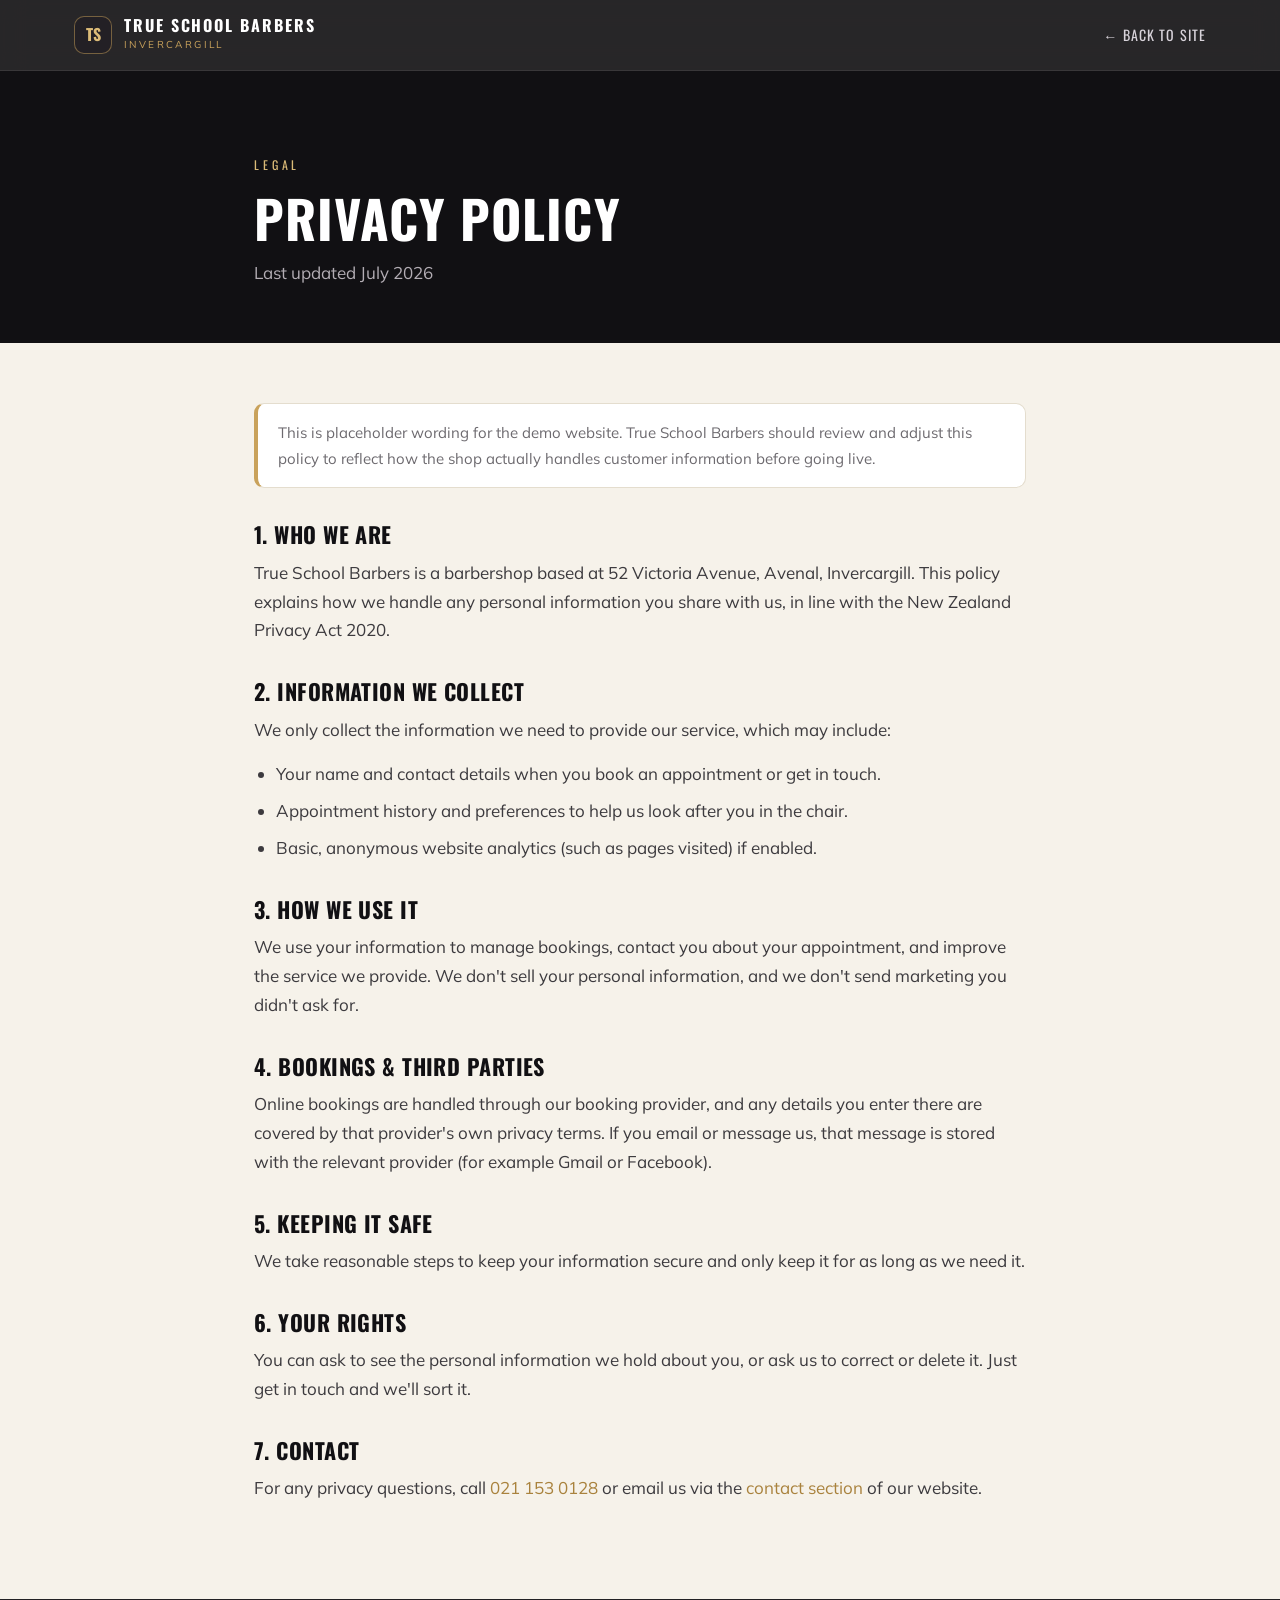
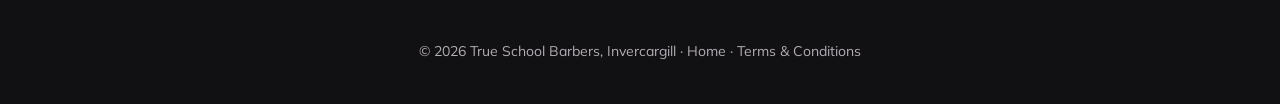
<file: privacy.html>
<!DOCTYPE html>
<html lang="en-NZ">
<head>
<meta charset="UTF-8">
<meta name="viewport" content="width=device-width, initial-scale=1">
<title>Privacy Policy | True School Barbers, Invercargill</title>
<meta name="description" content="Privacy policy for True School Barbers, Invercargill.">
<meta name="theme-color" content="#111013">
<link rel="icon" href="data:image/svg+xml,%3Csvg xmlns='http://www.w3.org/2000/svg' viewBox='0 0 64 64'%3E%3Crect width='64' height='64' rx='12' fill='%23111013'/%3E%3Ctext x='32' y='44' font-family='Georgia,serif' font-size='34' font-weight='700' text-anchor='middle' fill='%23c9a25b'%3ETS%3C/text%3E%3C/svg%3E">
<link rel="preconnect" href="https://fonts.googleapis.com">
<link rel="preconnect" href="https://fonts.gstatic.com" crossorigin>
<link href="https://fonts.googleapis.com/css2?family=Oswald:wght@400;500;600;700&family=Mulish:wght@400;500;600;700&display=swap" rel="stylesheet">
<style>
:root{--ink:#111013;--ink-2:#1a181d;--ink-3:#232025;--bone:#f6f2ea;--gold:#c9a25b;--gold-2:#dcbb78;--gold-deep:#a9823d;--text:#211f22;--muted:#6d6a6f;--white:#f4f1ec;--wrap:820px}
*{margin:0;padding:0;box-sizing:border-box}
html{scroll-behavior:smooth}
body{font-family:"Mulish",-apple-system,sans-serif;color:var(--text);background:var(--bone);line-height:1.7;font-size:17px;overflow-x:hidden}
a{color:var(--gold-deep);text-decoration:none}a:hover{text-decoration:underline}
h1,h2,h3{font-family:"Oswald",sans-serif;text-transform:uppercase;letter-spacing:.02em;line-height:1.1}
.wrap{width:100%;max-width:var(--wrap);margin:0 auto;padding:0 24px}
header.nav{position:sticky;top:0;z-index:50;background:rgba(17,16,19,.9);backdrop-filter:blur(12px);border-bottom:1px solid rgba(255,255,255,.08)}
.nav-in{display:flex;align-items:center;justify-content:space-between;height:70px;max-width:1180px;margin:0 auto;padding:0 24px}
.brand{display:flex;align-items:center;gap:12px;color:#fff}
.brand .mark{width:38px;height:38px;border-radius:10px;background:var(--ink-3);border:1px solid rgba(201,162,91,.5);display:grid;place-items:center;font-family:"Oswald";color:var(--gold-2);font-weight:700;font-size:16px}
.brand b{font-family:"Oswald";text-transform:uppercase;letter-spacing:.12em;font-size:16px;color:#fff;display:block;line-height:1}
.brand em{display:block;font-size:10px;letter-spacing:.24em;color:var(--gold);text-transform:uppercase;margin-top:3px;font-style:normal}
.nav-in a.back{font-family:"Oswald";text-transform:uppercase;letter-spacing:.08em;font-size:14px;color:#d8d3da}
.nav-in a.back:hover{color:var(--gold-2);text-decoration:none}
.page-head{background:var(--ink);color:#fff;padding:72px 0 56px}
.page-head .eyebrow{font-family:"Oswald";letter-spacing:.32em;text-transform:uppercase;font-size:12px;color:var(--gold-2);margin-bottom:14px}
.page-head h1{font-size:clamp(32px,6vw,52px);color:#fff}
.page-head p{color:#b3adb4;margin-top:12px}
main{padding:60px 0 80px}
main h2{font-size:22px;color:var(--ink);margin:34px 0 12px}
main p{margin-bottom:16px;color:#3c3a3e}
main ul{margin:0 0 16px 22px;color:#3c3a3e}
main li{margin-bottom:8px}
.note{background:#fff;border:1px solid #e4ddce;border-left:4px solid var(--gold);padding:16px 20px;border-radius:10px;font-size:15px;color:var(--muted);margin-bottom:30px}
footer{background:var(--ink);color:#b3adb4;padding:40px 0;text-align:center;font-size:14px;border-top:1px solid rgba(255,255,255,.07)}
footer a{color:#b3adb4}footer a:hover{color:var(--gold-2)}
</style>
</head>
<body>
<header class="nav">
  <div class="nav-in">
    <a href="index.html" class="brand"><span class="mark">TS</span><span><b>True School Barbers</b><em>Invercargill</em></span></a>
    <a href="index.html" class="back">← Back to site</a>
  </div>
</header>
<section class="page-head">
  <div class="wrap">
    <p class="eyebrow">Legal</p>
    <h1>Privacy Policy</h1>
    <p>Last updated July 2026</p>
  </div>
</section>
<main>
  <div class="wrap">
    <div class="note">This is placeholder wording for the demo website. True School Barbers should review and adjust this policy to reflect how the shop actually handles customer information before going live.</div>

    <h2>1. Who we are</h2>
    <p>True School Barbers is a barbershop based at 52 Victoria Avenue, Avenal, Invercargill. This policy explains how we handle any personal information you share with us, in line with the New Zealand Privacy Act 2020.</p>

    <h2>2. Information we collect</h2>
    <p>We only collect the information we need to provide our service, which may include:</p>
    <ul>
      <li>Your name and contact details when you book an appointment or get in touch.</li>
      <li>Appointment history and preferences to help us look after you in the chair.</li>
      <li>Basic, anonymous website analytics (such as pages visited) if enabled.</li>
    </ul>

    <h2>3. How we use it</h2>
    <p>We use your information to manage bookings, contact you about your appointment, and improve the service we provide. We don't sell your personal information, and we don't send marketing you didn't ask for.</p>

    <h2>4. Bookings &amp; third parties</h2>
    <p>Online bookings are handled through our booking provider, and any details you enter there are covered by that provider's own privacy terms. If you email or message us, that message is stored with the relevant provider (for example Gmail or Facebook).</p>

    <h2>5. Keeping it safe</h2>
    <p>We take reasonable steps to keep your information secure and only keep it for as long as we need it.</p>

    <h2>6. Your rights</h2>
    <p>You can ask to see the personal information we hold about you, or ask us to correct or delete it. Just get in touch and we'll sort it.</p>

    <h2>7. Contact</h2>
    <p>For any privacy questions, call <a href="tel:+64211530128">021 153 0128</a> or email us via the <a href="index.html#contact">contact section</a> of our website.</p>
  </div>
</main>
<footer>
  <div class="wrap">
    © <span id="yr"></span> True School Barbers, Invercargill · <a href="index.html">Home</a> · <a href="terms.html">Terms &amp; Conditions</a>
  </div>
</footer>
<script>document.getElementById('yr').textContent=(new Date()).getFullYear();</script>
</body>
</html>
</file>
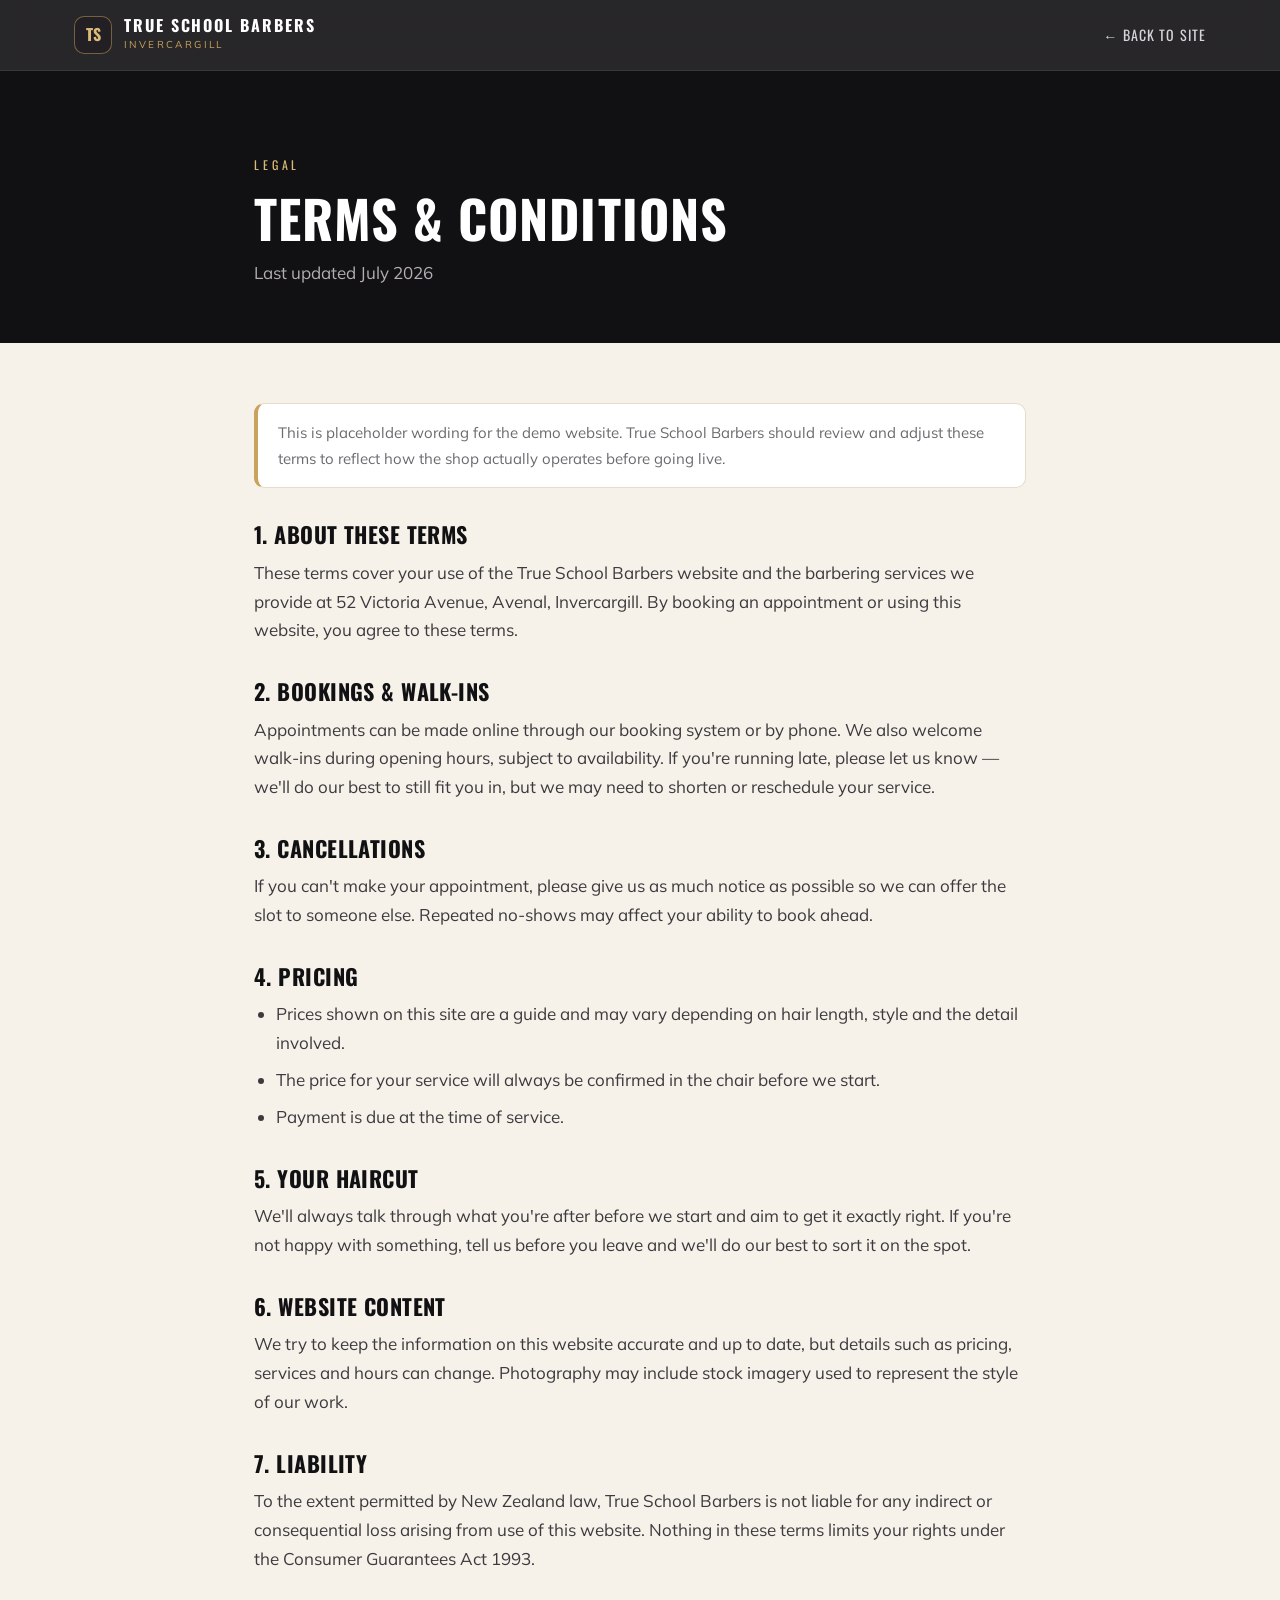
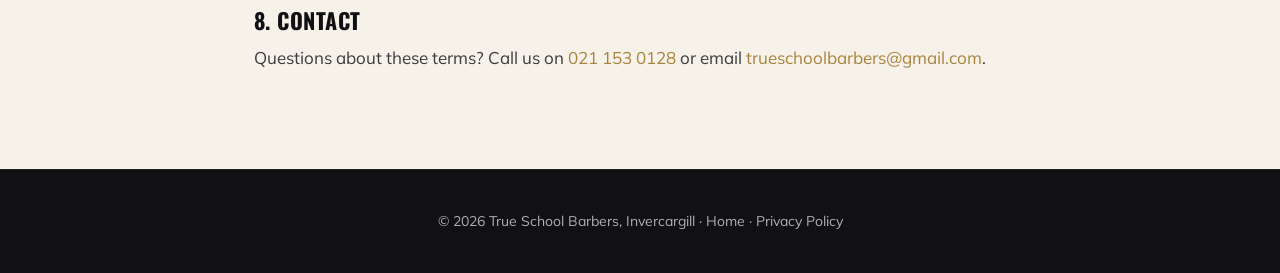
<file: terms.html>
<!DOCTYPE html>
<html lang="en-NZ">
<head>
<meta charset="UTF-8">
<meta name="viewport" content="width=device-width, initial-scale=1">
<title>Terms &amp; Conditions | True School Barbers, Invercargill</title>
<meta name="description" content="Terms and conditions for True School Barbers, Invercargill.">
<meta name="theme-color" content="#111013">
<link rel="icon" href="data:image/svg+xml,%3Csvg xmlns='http://www.w3.org/2000/svg' viewBox='0 0 64 64'%3E%3Crect width='64' height='64' rx='12' fill='%23111013'/%3E%3Ctext x='32' y='44' font-family='Georgia,serif' font-size='34' font-weight='700' text-anchor='middle' fill='%23c9a25b'%3ETS%3C/text%3E%3C/svg%3E">
<link rel="preconnect" href="https://fonts.googleapis.com">
<link rel="preconnect" href="https://fonts.gstatic.com" crossorigin>
<link href="https://fonts.googleapis.com/css2?family=Oswald:wght@400;500;600;700&family=Mulish:wght@400;500;600;700&display=swap" rel="stylesheet">
<style>
:root{--ink:#111013;--ink-2:#1a181d;--ink-3:#232025;--bone:#f6f2ea;--gold:#c9a25b;--gold-2:#dcbb78;--gold-deep:#a9823d;--text:#211f22;--muted:#6d6a6f;--white:#f4f1ec;--wrap:820px}
*{margin:0;padding:0;box-sizing:border-box}
html{scroll-behavior:smooth}
body{font-family:"Mulish",-apple-system,sans-serif;color:var(--text);background:var(--bone);line-height:1.7;font-size:17px;overflow-x:hidden}
a{color:var(--gold-deep);text-decoration:none}a:hover{text-decoration:underline}
h1,h2,h3{font-family:"Oswald",sans-serif;text-transform:uppercase;letter-spacing:.02em;line-height:1.1}
.wrap{width:100%;max-width:var(--wrap);margin:0 auto;padding:0 24px}
header.nav{position:sticky;top:0;z-index:50;background:rgba(17,16,19,.9);backdrop-filter:blur(12px);border-bottom:1px solid rgba(255,255,255,.08)}
.nav-in{display:flex;align-items:center;justify-content:space-between;height:70px;max-width:1180px;margin:0 auto;padding:0 24px}
.brand{display:flex;align-items:center;gap:12px;color:#fff}
.brand .mark{width:38px;height:38px;border-radius:10px;background:var(--ink-3);border:1px solid rgba(201,162,91,.5);display:grid;place-items:center;font-family:"Oswald";color:var(--gold-2);font-weight:700;font-size:16px}
.brand b{font-family:"Oswald";text-transform:uppercase;letter-spacing:.12em;font-size:16px;color:#fff;display:block;line-height:1}
.brand em{display:block;font-size:10px;letter-spacing:.24em;color:var(--gold);text-transform:uppercase;margin-top:3px;font-style:normal}
.nav-in a.back{font-family:"Oswald";text-transform:uppercase;letter-spacing:.08em;font-size:14px;color:#d8d3da}
.nav-in a.back:hover{color:var(--gold-2);text-decoration:none}
.page-head{background:var(--ink);color:#fff;padding:72px 0 56px}
.page-head .eyebrow{font-family:"Oswald";letter-spacing:.32em;text-transform:uppercase;font-size:12px;color:var(--gold-2);margin-bottom:14px}
.page-head h1{font-size:clamp(32px,6vw,52px);color:#fff}
.page-head p{color:#b3adb4;margin-top:12px}
main{padding:60px 0 80px}
main h2{font-size:22px;color:var(--ink);margin:34px 0 12px}
main p{margin-bottom:16px;color:#3c3a3e}
main ul{margin:0 0 16px 22px;color:#3c3a3e}
main li{margin-bottom:8px}
.note{background:#fff;border:1px solid #e4ddce;border-left:4px solid var(--gold);padding:16px 20px;border-radius:10px;font-size:15px;color:var(--muted);margin-bottom:30px}
footer{background:var(--ink);color:#b3adb4;padding:40px 0;text-align:center;font-size:14px;border-top:1px solid rgba(255,255,255,.07)}
footer a{color:#b3adb4}footer a:hover{color:var(--gold-2)}
</style>
</head>
<body>
<header class="nav">
  <div class="nav-in">
    <a href="index.html" class="brand"><span class="mark">TS</span><span><b>True School Barbers</b><em>Invercargill</em></span></a>
    <a href="index.html" class="back">← Back to site</a>
  </div>
</header>
<section class="page-head">
  <div class="wrap">
    <p class="eyebrow">Legal</p>
    <h1>Terms &amp; Conditions</h1>
    <p>Last updated July 2026</p>
  </div>
</section>
<main>
  <div class="wrap">
    <div class="note">This is placeholder wording for the demo website. True School Barbers should review and adjust these terms to reflect how the shop actually operates before going live.</div>

    <h2>1. About these terms</h2>
    <p>These terms cover your use of the True School Barbers website and the barbering services we provide at 52 Victoria Avenue, Avenal, Invercargill. By booking an appointment or using this website, you agree to these terms.</p>

    <h2>2. Bookings &amp; walk-ins</h2>
    <p>Appointments can be made online through our booking system or by phone. We also welcome walk-ins during opening hours, subject to availability. If you're running late, please let us know — we'll do our best to still fit you in, but we may need to shorten or reschedule your service.</p>

    <h2>3. Cancellations</h2>
    <p>If you can't make your appointment, please give us as much notice as possible so we can offer the slot to someone else. Repeated no-shows may affect your ability to book ahead.</p>

    <h2>4. Pricing</h2>
    <ul>
      <li>Prices shown on this site are a guide and may vary depending on hair length, style and the detail involved.</li>
      <li>The price for your service will always be confirmed in the chair before we start.</li>
      <li>Payment is due at the time of service.</li>
    </ul>

    <h2>5. Your haircut</h2>
    <p>We'll always talk through what you're after before we start and aim to get it exactly right. If you're not happy with something, tell us before you leave and we'll do our best to sort it on the spot.</p>

    <h2>6. Website content</h2>
    <p>We try to keep the information on this website accurate and up to date, but details such as pricing, services and hours can change. Photography may include stock imagery used to represent the style of our work.</p>

    <h2>7. Liability</h2>
    <p>To the extent permitted by New Zealand law, True School Barbers is not liable for any indirect or consequential loss arising from use of this website. Nothing in these terms limits your rights under the Consumer Guarantees Act 1993.</p>

    <h2>8. Contact</h2>
    <p>Questions about these terms? Call us on <a href="tel:+64211530128">021 153 0128</a> or email <a href="index.html#contact">trueschoolbarbers@gmail.com</a>.</p>
  </div>
</main>
<footer>
  <div class="wrap">
    © <span id="yr"></span> True School Barbers, Invercargill · <a href="index.html">Home</a> · <a href="privacy.html">Privacy Policy</a>
  </div>
</footer>
<script>document.getElementById('yr').textContent=(new Date()).getFullYear();</script>
</body>
</html>
</file>
